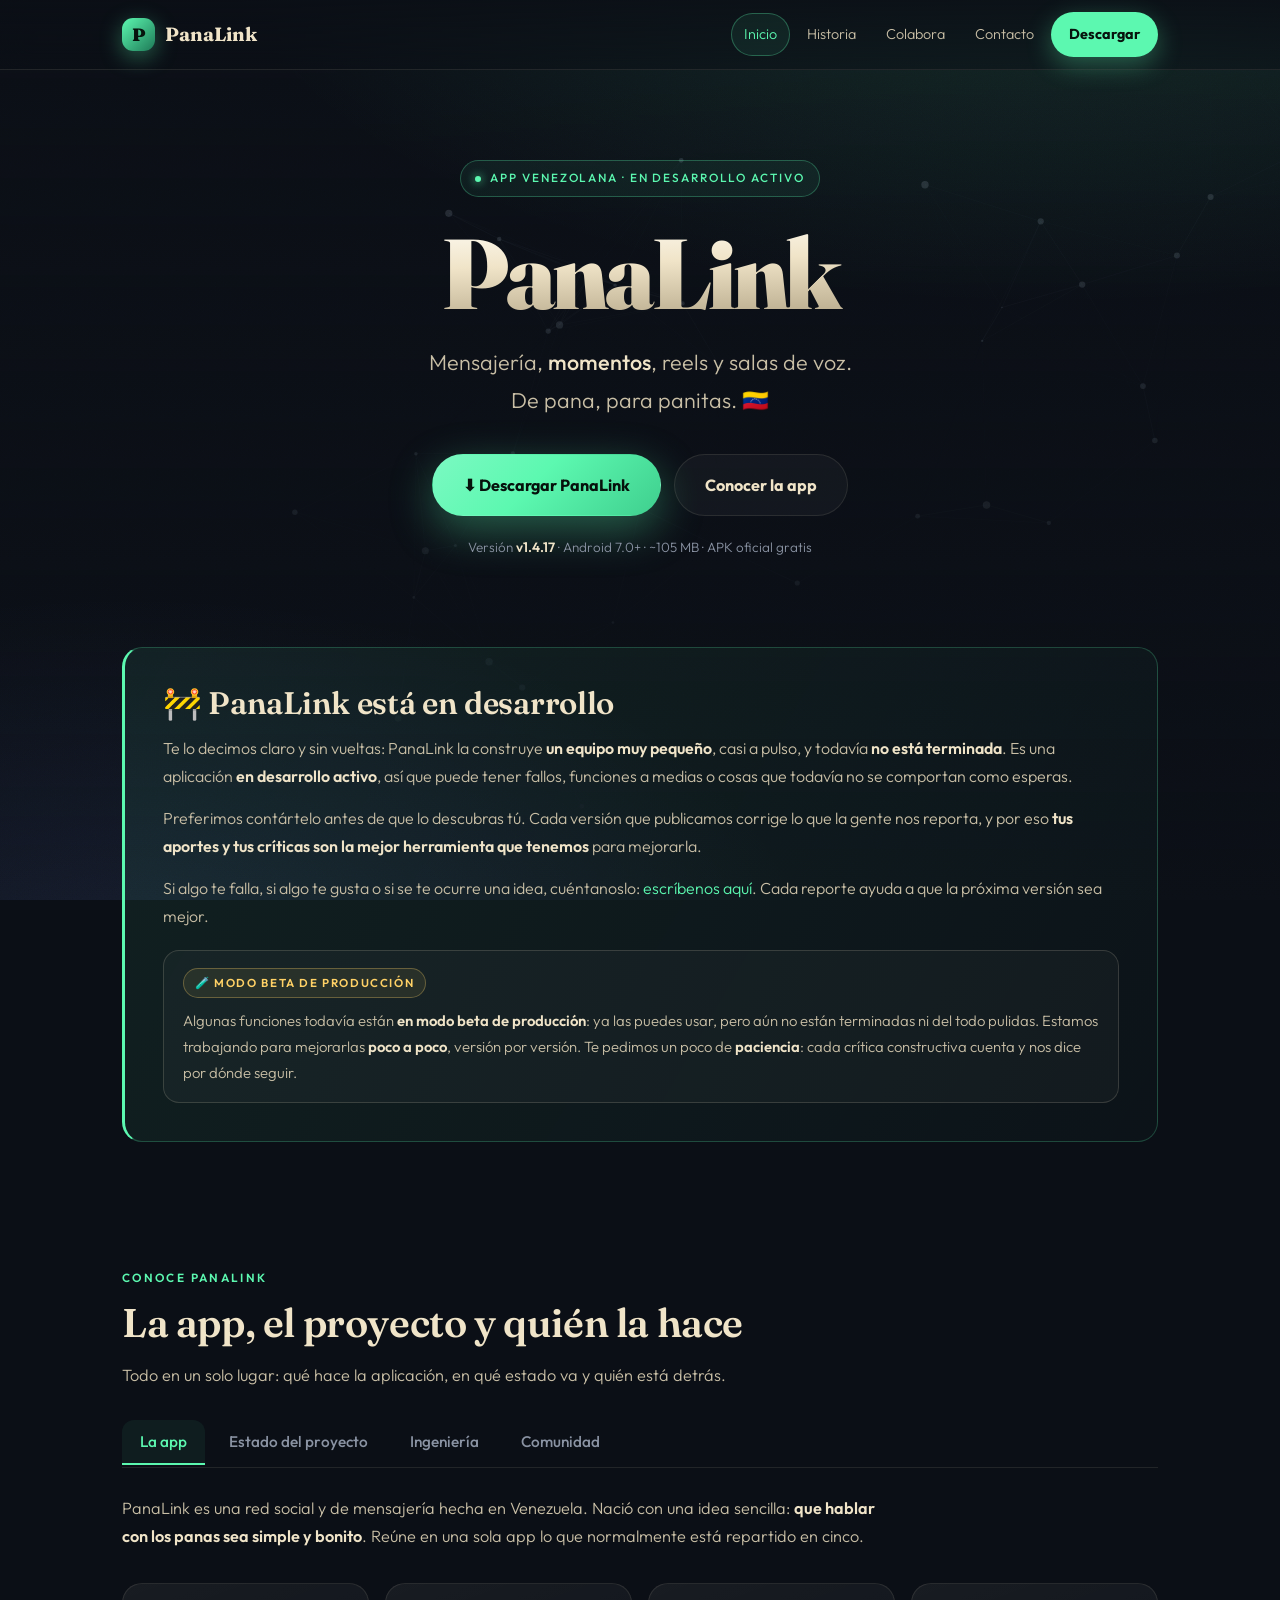
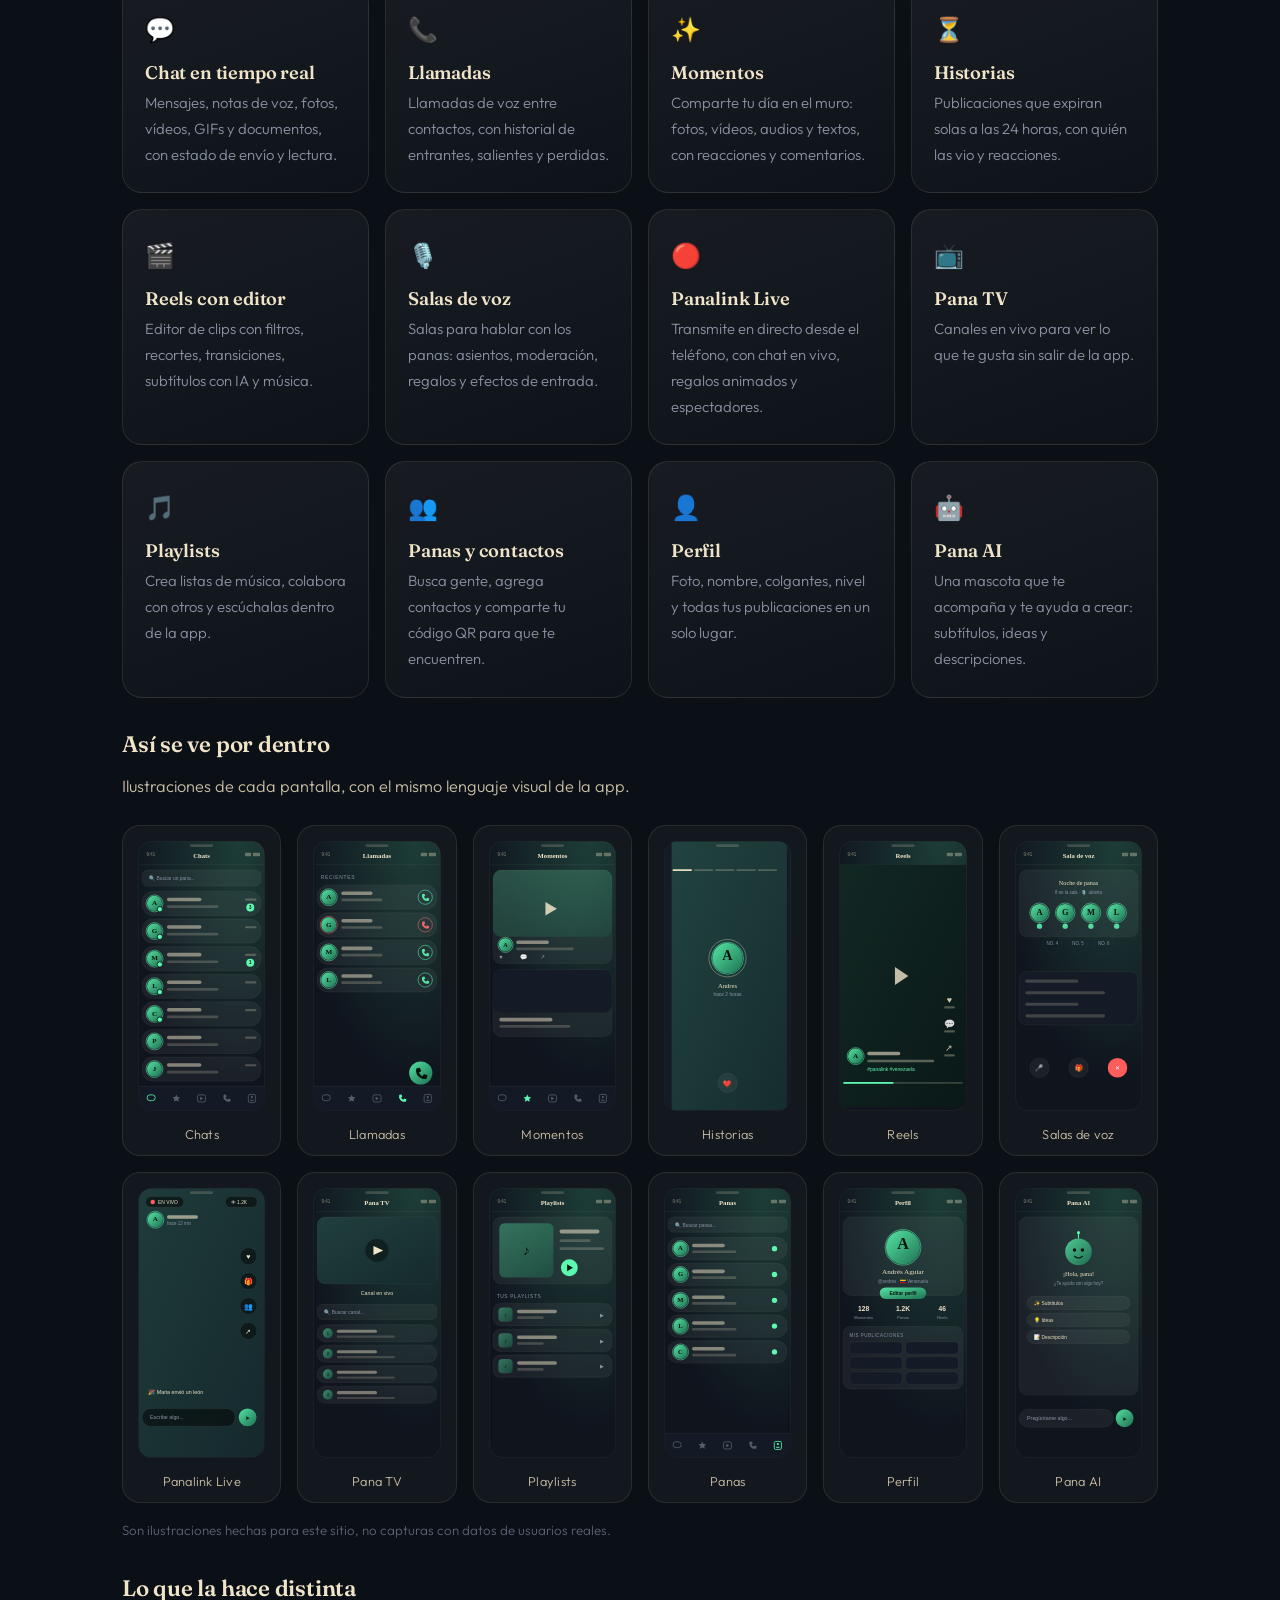
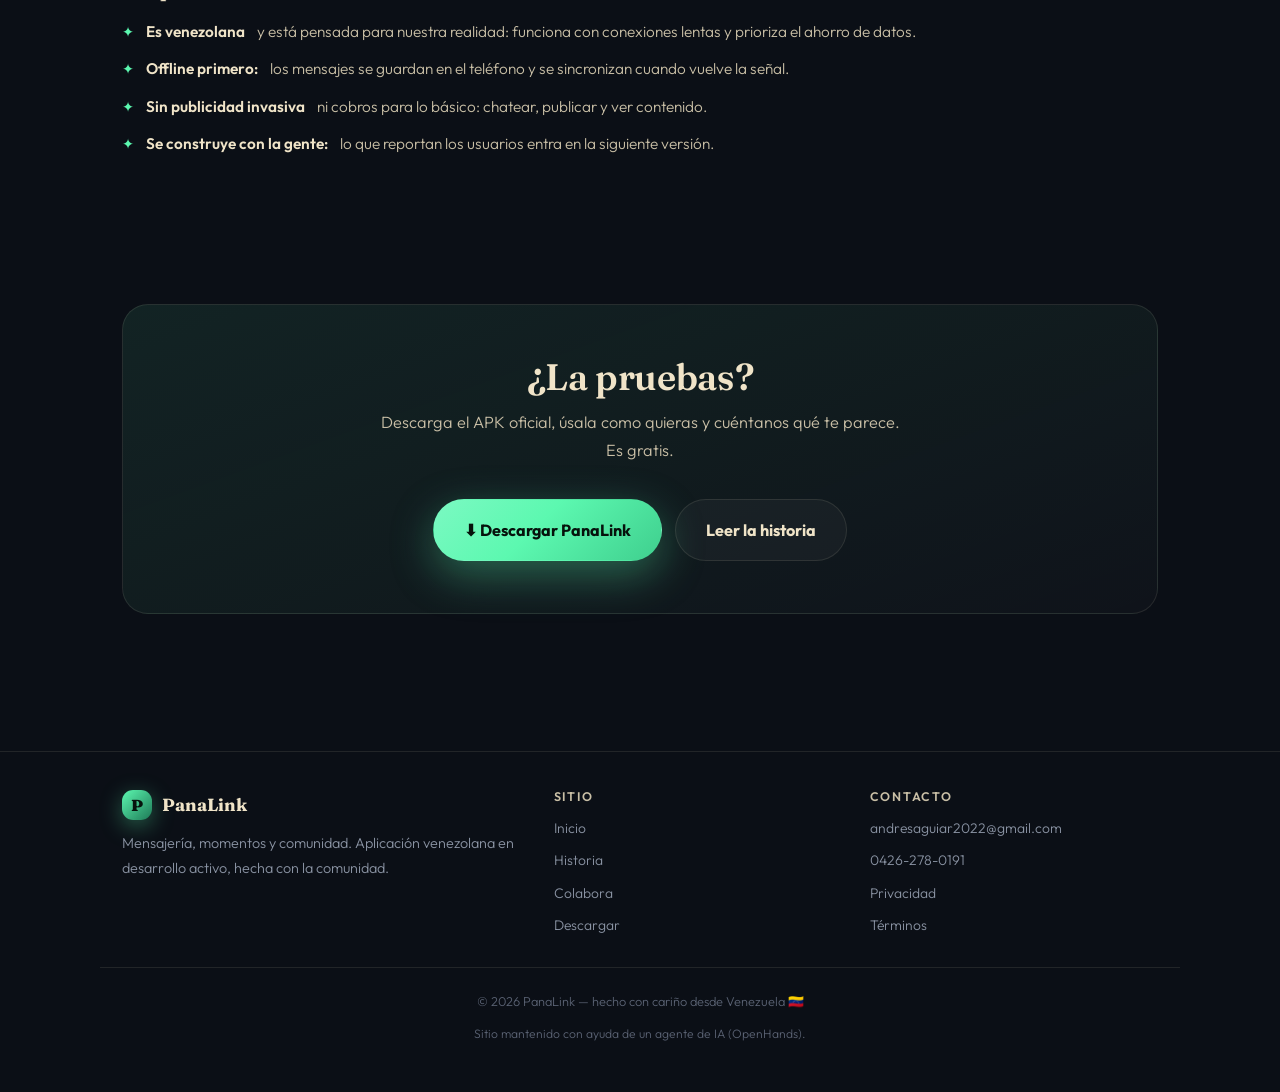
<file: index.html>
<!DOCTYPE html>
<html lang="es">
<head>
<meta charset="UTF-8">
<meta name="viewport" content="width=device-width, initial-scale=1.0">
<title>PanaLink — Mensajería, momentos y comunidad</title>
<meta name="description" content="PanaLink: mensajería, momentos, reels, salas de voz y Live. Aplicación venezolana en desarrollo activo, hecha con la comunidad. Descarga el APK oficial gratis.">
<meta name="theme-color" content="#0B0F16">
<meta property="og:site_name" content="PanaLink">
<meta property="og:title" content="PanaLink — Mensajería, momentos y comunidad">
<meta property="og:description" content="Chat, historias, reels, salas de voz y Live. App venezolana en desarrollo activo. Descarga el APK oficial gratis.">
<meta property="og:type" content="website">
<meta property="og:url" content="https://andresaguiar22.github.io/">
<meta property="og:locale" content="es_ES">
<meta property="og:image" content="https://andresaguiar22.github.io/img/og-panalink.png">
<meta property="og:image:secure_url" content="https://andresaguiar22.github.io/img/og-panalink.png">
<meta property="og:image:type" content="image/png">
<meta property="og:image:width" content="1200">
<meta property="og:image:height" content="630">
<meta property="og:image:alt" content="PanaLink — Mensajería, momentos y comunidad">
<meta name="twitter:card" content="summary_large_image">
<meta name="twitter:title" content="PanaLink — Mensajería, momentos y comunidad">
<meta name="twitter:description" content="Chat, historias, reels, salas de voz y Live. App venezolana en desarrollo activo. Descarga el APK oficial gratis.">
<meta name="twitter:image" content="https://andresaguiar22.github.io/img/og-panalink.png">
<link rel="icon" href="data:image/svg+xml,<svg xmlns='http://www.w3.org/2000/svg' viewBox='0 0 100 100'><rect width='100' height='100' rx='24' fill='%235CF8B0'/><text x='50' y='72' font-size='64' font-family='Georgia,serif' font-weight='700' text-anchor='middle' fill='%230B0F16'>P</text></svg>">
<link rel="preconnect" href="https://fonts.googleapis.com">
<link rel="preconnect" href="https://fonts.gstatic.com" crossorigin>
<link href="https://fonts.googleapis.com/css2?family=Fraunces:opsz,wght@9..144,400;9..144,600;9..144,700;9..144,900&family=Outfit:wght@300;400;500;600;700&display=swap" rel="stylesheet">
<link rel="stylesheet" href="/assets/site.css">
</head>
<body>

<canvas id="sky" aria-hidden="true"></canvas>
<div class="atmos" aria-hidden="true"></div>
<div class="grain" aria-hidden="true"></div>

<nav class="top">
  <div class="in">
    <a class="mark" href="/"><span class="p">P</span>PanaLink</a>
    <span class="sp"></span>
    <span class="lk">
      <a href="/" aria-current="page">Inicio</a>
      <a href="/historia.html">Historia</a>
      <a href="/colabora.html">Colabora</a>
      <a href="/contacto.html">Contacto</a>
      <a class="cta-sm" href="/descargar.html">Descargar</a>
    </span>
  </div>
</nav>

<div class="wrap">

  <header class="hero">
    <span class="eyebrow rv"><span class="dot"></span>App venezolana · en desarrollo activo</span>
    <h1 class="big rv d1">PanaLink</h1>
    <p class="sub rv d2">Mensajería, <b>momentos</b>, reels y salas de voz.<br>De pana, para panitas. 🇻🇪</p>

    <div class="actions rv d3">
      <a class="btn btn-main" href="/descargar.html">⬇ Descargar PanaLink</a>
      <a class="btn btn-ghost" href="#app">Conocer la app</a>
    </div>

    <p class="meta rv d4">
      Versión <strong data-rel="versionName">v1.4.17</strong> · Android 7.0+ · <span data-rel="size">~105 MB</span> · APK oficial gratis
    </p>
  </header>

  <!-- ============ AVISO DE DESARROLLO ============ -->
  <section style="padding-top:10px">
    <div class="dev rv">
      <h2>🚧 PanaLink está en desarrollo</h2>
      <p>Te lo decimos claro y sin vueltas: PanaLink la construye <b>un equipo muy pequeño</b>, casi a pulso, y todavía <b>no está terminada</b>. Es una aplicación <b>en desarrollo activo</b>, así que puede tener fallos, funciones a medias o cosas que todavía no se comportan como esperas.</p>
      <p>Preferimos contártelo antes de que lo descubras tú. Cada versión que publicamos corrige lo que la gente nos reporta, y por eso <b>tus aportes y tus críticas son la mejor herramienta que tenemos</b> para mejorarla.</p>
      <p>Si algo te falla, si algo te gusta o si se te ocurre una idea, cuéntanoslo: <a href="/contacto.html">escríbenos aquí</a>. Cada reporte ayuda a que la próxima versión sea mejor.</p>

      <div class="beta-note">
        <span class="tag">🧪 Modo beta de producción</span>
        <p>Algunas funciones todavía están <b>en modo beta de producción</b>: ya las puedes usar, pero aún no están terminadas ni del todo pulidas. Estamos trabajando para mejorarlas <b>poco a poco</b>, versión por versión. Te pedimos un poco de <b>paciencia</b>: cada crítica constructiva cuenta y nos dice por dónde seguir.</p>
      </div>
    </div>
  </section>

  <!-- ============ PESTANAS ============ -->
  <section id="app">
    <div class="rv">
      <div class="kick">Conoce PanaLink</div>
      <h2 class="sec">La app, el proyecto y quién la hace</h2>
      <p class="lead">Todo en un solo lugar: qué hace la aplicación, en qué estado va y quién está detrás.</p>
    </div>

    <div class="tabs rv d1">
      <div class="tabbar" role="tablist" aria-label="Información de PanaLink">
        <button id="tab-app" role="tab" aria-selected="true" aria-controls="panel-app" tabindex="0">La app</button>
        <button id="tab-estado" role="tab" aria-selected="false" aria-controls="panel-estado" tabindex="-1">Estado del proyecto</button>
        <button id="tab-ingenieria" role="tab" aria-selected="false" aria-controls="panel-ingenieria" tabindex="-1">Ingeniería</button>
        <button id="tab-comunidad" role="tab" aria-selected="false" aria-controls="panel-comunidad" tabindex="-1">Comunidad</button>
      </div>

      <!-- ---- panel: la app ---- -->
      <div class="tabpanel" id="panel-app" role="tabpanel" aria-labelledby="tab-app">
        <p class="lead wide">PanaLink es una red social y de mensajería hecha en Venezuela. Nació con una idea sencilla: <b>que hablar con los panas sea simple y bonito</b>. Reúne en una sola app lo que normalmente está repartido en cinco.</p>

        <div class="grid">
          <div class="card rv d1"><span class="ico">💬</span><h3>Chat en tiempo real</h3><p>Mensajes, notas de voz, fotos, vídeos, GIFs y documentos, con estado de envío y lectura.</p></div>
          <div class="card rv d2"><span class="ico">📞</span><h3>Llamadas</h3><p>Llamadas de voz entre contactos, con historial de entrantes, salientes y perdidas.</p></div>
          <div class="card rv d3"><span class="ico">✨</span><h3>Momentos</h3><p>Comparte tu día en el muro: fotos, vídeos, audios y textos, con reacciones y comentarios.</p></div>
          <div class="card rv d4"><span class="ico">⏳</span><h3>Historias</h3><p>Publicaciones que expiran solas a las 24 horas, con quién las vio y reacciones.</p></div>
          <div class="card rv d1"><span class="ico">🎬</span><h3>Reels con editor</h3><p>Editor de clips con filtros, recortes, transiciones, subtítulos con IA y música.</p></div>
          <div class="card rv d2"><span class="ico">🎙️</span><h3>Salas de voz</h3><p>Salas para hablar con los panas: asientos, moderación, regalos y efectos de entrada.</p></div>
          <div class="card rv d3"><span class="ico">🔴</span><h3>Panalink Live</h3><p>Transmite en directo desde el teléfono, con chat en vivo, regalos animados y espectadores.</p></div>
          <div class="card rv d4"><span class="ico">📺</span><h3>Pana TV</h3><p>Canales en vivo para ver lo que te gusta sin salir de la app.</p></div>
          <div class="card rv d1"><span class="ico">🎵</span><h3>Playlists</h3><p>Crea listas de música, colabora con otros y escúchalas dentro de la app.</p></div>
          <div class="card rv d2"><span class="ico">👥</span><h3>Panas y contactos</h3><p>Busca gente, agrega contactos y comparte tu código QR para que te encuentren.</p></div>
          <div class="card rv d3"><span class="ico">👤</span><h3>Perfil</h3><p>Foto, nombre, colgantes, nivel y todas tus publicaciones en un solo lugar.</p></div>
          <div class="card rv d4"><span class="ico">🤖</span><h3>Pana AI</h3><p>Una mascota que te acompaña y te ayuda a crear: subtítulos, ideas y descripciones.</p></div>
        </div>

        <h3 class="sub-sec rv d1">Así se ve por dentro</h3>
        <p class="lead rv d1">Ilustraciones de cada pantalla, con el mismo lenguaje visual de la app.</p>
        <div class="shots rv d2">
          <figure><img src="/assets/screens/chat.svg" alt="Pantalla de chats de PanaLink" loading="lazy"><figcaption>Chats</figcaption></figure>
          <figure><img src="/assets/screens/llamadas.svg" alt="Pantalla de llamadas" loading="lazy"><figcaption>Llamadas</figcaption></figure>
          <figure><img src="/assets/screens/momentos.svg" alt="Muro de Momentos" loading="lazy"><figcaption>Momentos</figcaption></figure>
          <figure><img src="/assets/screens/historias.svg" alt="Visor de Historias" loading="lazy"><figcaption>Historias</figcaption></figure>
          <figure><img src="/assets/screens/reels.svg" alt="Reproductor de Reels" loading="lazy"><figcaption>Reels</figcaption></figure>
          <figure><img src="/assets/screens/salas-voz.svg" alt="Sala de voz" loading="lazy"><figcaption>Salas de voz</figcaption></figure>
          <figure><img src="/assets/screens/live.svg" alt="Transmisión en vivo" loading="lazy"><figcaption>Panalink Live</figcaption></figure>
          <figure><img src="/assets/screens/panatv.svg" alt="Pana TV" loading="lazy"><figcaption>Pana TV</figcaption></figure>
          <figure><img src="/assets/screens/playlists.svg" alt="Playlists de música" loading="lazy"><figcaption>Playlists</figcaption></figure>
          <figure><img src="/assets/screens/contactos.svg" alt="Lista de contactos" loading="lazy"><figcaption>Panas</figcaption></figure>
          <figure><img src="/assets/screens/perfil.svg" alt="Perfil de usuario" loading="lazy"><figcaption>Perfil</figcaption></figure>
          <figure><img src="/assets/screens/pana-ai.svg" alt="Asistente Pana AI" loading="lazy"><figcaption>Pana AI</figcaption></figure>
        </div>
        <p class="shots-note rv d3">Son ilustraciones hechas para este sitio, no capturas con datos de usuarios reales.</p>

        <h3 class="sub-sec">Lo que la hace distinta</h3>
        <ul class="ticks">
          <li><b>Es venezolana</b> y está pensada para nuestra realidad: funciona con conexiones lentas y prioriza el ahorro de datos.</li>
          <li><b>Offline primero:</b> los mensajes se guardan en el teléfono y se sincronizan cuando vuelve la señal.</li>
          <li><b>Sin publicidad invasiva</b> ni cobros para lo básico: chatear, publicar y ver contenido.</li>
          <li><b>Se construye con la gente:</b> lo que reportan los usuarios entra en la siguiente versión.</li>
        </ul>
      </div>

      <!-- ---- panel: estado ---- -->
      <div class="tabpanel" id="panel-estado" role="tabpanel" aria-labelledby="tab-estado" hidden>
        <p class="lead wide">Transparencia total: esto es lo que ya está listo, lo que estamos puliendo y lo que viene. Somos un equipo pequeño, así que vamos <b>poco a poco</b>.</p>

        <div class="beta-note">
          <span class="tag">🧪 Modo beta de producción</span>
          <p>Las funciones marcadas con <b>🔧 En mejora</b> y <b>🧪 Experimental</b> están en <b>modo beta de producción</b>: ya se pueden usar, pero todavía no están terminadas ni del todo pulidas. Estamos trabajando en ellas y mejorando poco a poco con cada versión. <b>Gracias por la paciencia</b>: cada crítica constructiva cuenta.</p>
        </div>

        <div class="tbl-wrap">
          <table>
            <thead>
              <tr><th>Área</th><th>Estado</th><th>Detalle</th></tr>
            </thead>
            <tbody>
              <tr><td><strong>Chat</strong></td><td>✅ Funcionando</td><td>Mensajes, multimedia, estados de entrega y lectura, notificaciones.</td></tr>
              <tr><td><strong>Momentos</strong></td><td>✅ Funcionando</td><td>Muro e historias de 24 h, reacciones y comentarios.</td></tr>
              <tr><td><strong>Reels</strong></td><td>🔧 En mejora</td><td>Reproducción y editor listos; seguimos afinando el algoritmo de recomendación.</td></tr>
              <tr><td><strong>Salas de voz y Live</strong></td><td>🔧 En mejora</td><td>Funcionan; se siguen ajustando cámara y estabilidad.</td></tr>
              <tr><td><strong>Pana TV</strong></td><td>🔧 En mejora</td><td>Catálogo de canales activo; mejorando tiempos de carga.</td></tr>
              <tr><td><strong>Pana AI</strong></td><td>🧪 Experimental</td><td>Subtítulos, ideas y descripciones. Depende de cuota gratuita de IA.</td></tr>
              <tr><td><strong>Llamadas de voz</strong></td><td>🔧 En mejora</td><td>Base funcional; calidad en ajuste.</td></tr>
            </tbody>
          </table>
        </div>

        <h3 class="sub-sec">Cómo se actualiza</h3>
        <p class="lead wide">PanaLink incluye <b>actualización automática (OTA)</b>: cuando hay una versión nueva, la propia app te avisa y la instalas sin volver a esta web. Si la actualización corrige un fallo crítico, puede pedirte que la instales de inmediato.</p>

        <h3 class="sub-sec">Compromiso</h3>
        <ul class="ticks">
          <li>Publicamos <b>qué cambió</b> en cada versión, sin letra pequeña.</li>
          <li>Ninguna versión se publica sin probarse antes en teléfonos reales.</li>
          <li>Si algo se rompe, se corrige y se avisa. No se esconde.</li>
        </ul>
      </div>

      <!-- ---- panel: ingenieria ---- -->
      <div class="tabpanel" id="panel-ingenieria" role="tabpanel" aria-labelledby="tab-ingenieria" hidden>
        <p class="lead wide">PanaLink es una app Android nativa. Nada de plantillas: cada pieza se eligió por lo que hacía falta, pensando en teléfonos de gama media y redes inestables.</p>

        <div class="grid">
          <div class="card rv d1"><span class="ico">⚙️</span><h3>Android nativo</h3><p>Kotlin y Jetpack Compose. Interfaz fluida y consumo de batería y datos contenido.</p></div>
          <div class="card rv d2"><span class="ico">🗄️</span><h3>Offline primero</h3><p>Base de datos local (Room) + sincronización: la app sirve aunque no haya señal.</p></div>
          <div class="card rv d3"><span class="ico">☁️</span><h3>Backend en tiempo real</h3><p>Supabase para datos, autenticación y eventos en vivo entre usuarios.</p></div>
          <div class="card rv d4"><span class="ico">🎥</span><h3>Vídeo y CDN propio</h3><p>Motor de reproducción propio con caché en disco y un CDN para servir el contenido rápido.</p></div>
          <div class="card rv d1"><span class="ico">🔔</span><h3>Notificaciones ricas</h3><p>Push con avatar, respuesta rápida y agrupación por conversación.</p></div>
          <div class="card rv d2"><span class="ico">🧠</span><h3>IA integrada</h3><p>Servicios de IA para subtítulos, ideas y asistencia dentro de los editores.</p></div>
        </div>

        <h3 class="sub-sec">Cómo trabajamos</h3>
        <ul class="ticks">
          <li><b>Sin regresiones:</b> cada cambio se revisa contra una lista funcional antes de publicarse.</li>
          <li><b>Diagnóstico antes que suposición:</b> los fallos se miden contra el servidor real, no se adivinan.</li>
          <li><b>Cambios pequeños y frecuentes:</b> versiones numeradas, con historial público.</li>
          <li><b>Documentado:</b> las decisiones y sus motivos quedan escritos para no repetir errores.</li>
        </ul>

        <h3 class="sub-sec">Ficha técnica</h3>
        <div class="tbl-wrap">
          <table>
            <thead><tr><th>Dato</th><th>Valor</th></tr></thead>
            <tbody>
              <tr><td>Plataforma</td><td><strong>Android 7.0 (Nougat) o superior</strong></td></tr>
              <tr><td>Arquitecturas</td><td>arm64-v8a · armeabi-v7a</td></tr>
              <tr><td>Lenguaje</td><td>Kotlin (Jetpack Compose)</td></tr>
              <tr><td>Distribución</td><td>APK directo con actualización automática (OTA)</td></tr>
              <tr><td>Tamaño aproximado</td><td><span data-rel="size">~105 MB</span></td></tr>
            </tbody>
          </table>
        </div>
      </div>

      <!-- ---- panel: comunidad ---- -->
      <div class="tabpanel" id="panel-comunidad" role="tabpanel" aria-labelledby="tab-comunidad" hidden>
        <p class="lead wide">PanaLink no la hace una sola persona. Se hace entre todos: quien la usa y reporta un fallo está aportando tanto como quien escribe código.</p>

        <div class="grid">
          <div class="card rv d1"><span class="ico">🐞</span><h3>Reporta un fallo</h3><p>Cuéntanos qué pasó, en qué teléfono y qué esperabas. Con eso ya podemos arreglarlo.</p></div>
          <div class="card rv d2"><span class="ico">💡</span><h3>Propón una idea</h3><p>¿Se te ocurre una función o una mejora? Escríbenos: las buenas ideas entran al plan.</p></div>
          <div class="card rv d3"><span class="ico">🗣️</span><h3>Da tu crítica</h3><p>La crítica honesta es la que sirve. Dinos qué no te gusta y por qué.</p></div>
          <div class="card rv d4"><span class="ico">🤝</span><h3>Colabora</h3><p>Si programas, diseñas o traduces y quieres sumar, hay sitio para ti.</p></div>
        </div>

        <div class="actions start rv d2" style="margin-top:30px">
          <a class="btn btn-main" href="/contacto.html">Enviar un aporte</a>
          <a class="btn btn-ghost" href="/colabora.html">Quiero colaborar</a>
        </div>

        <p class="thanks rv d3">Gracias por descargar PanaLink y por apoyar el proyecto 🇻🇪
          <small>Sin la comunidad esto no seguiría creciendo.</small>
        </p>
      </div>
    </div>
  </section>

  <!-- ============ CTA FINAL ============ -->
  <section>
    <div class="cta-band rv">
      <h2>¿La pruebas?</h2>
      <p class="lead" style="margin:10px auto 0;max-width:520px">Descarga el APK oficial, úsala como quieras y cuéntanos qué te parece. Es gratis.</p>
      <div class="actions">
        <a class="btn btn-main" href="/descargar.html">⬇ Descargar PanaLink</a>
        <a class="btn btn-ghost" href="/historia.html">Leer la historia</a>
      </div>
    </div>
  </section>

</div>

<footer>
  <div class="cols">
    <div>
      <div class="brandline"><span class="mark" style="font-size:1.1rem"><span class="p" style="width:30px;height:30px;font-size:1rem">P</span>PanaLink</span></div>
      <p style="color:var(--muted);font-size:.9rem;margin:0">Mensajería, momentos y comunidad. Aplicación venezolana en desarrollo activo, hecha con la comunidad.</p>
    </div>
    <div>
      <h4>Sitio</h4>
      <div class="lk">
        <a href="/">Inicio</a>
        <a href="/historia.html">Historia</a>
        <a href="/colabora.html">Colabora</a>
        <a href="/descargar.html">Descargar</a>
      </div>
    </div>
    <div>
      <h4>Contacto</h4>
      <div class="lk">
        <a href="mailto:andresaguiar2022@gmail.com">andresaguiar2022@gmail.com</a>
        <a href="tel:+584262780191">0426-278-0191</a>
        <a href="/privacidad.html">Privacidad</a>
        <a href="/terminos.html">Términos</a>
      </div>
    </div>
  </div>
  <div class="bottom">
    © <span id="yr">2026</span> PanaLink — hecho con cariño desde Venezuela 🇻🇪
    <div class="ai">Sitio mantenido con ayuda de un agente de IA (OpenHands).</div>
  </div>
</footer>

<script src="/assets/release.js"></script>
<script src="/assets/site.js"></script>
<script>document.getElementById("yr").textContent = new Date().getFullYear();</script>
</body>
</html>
</file>
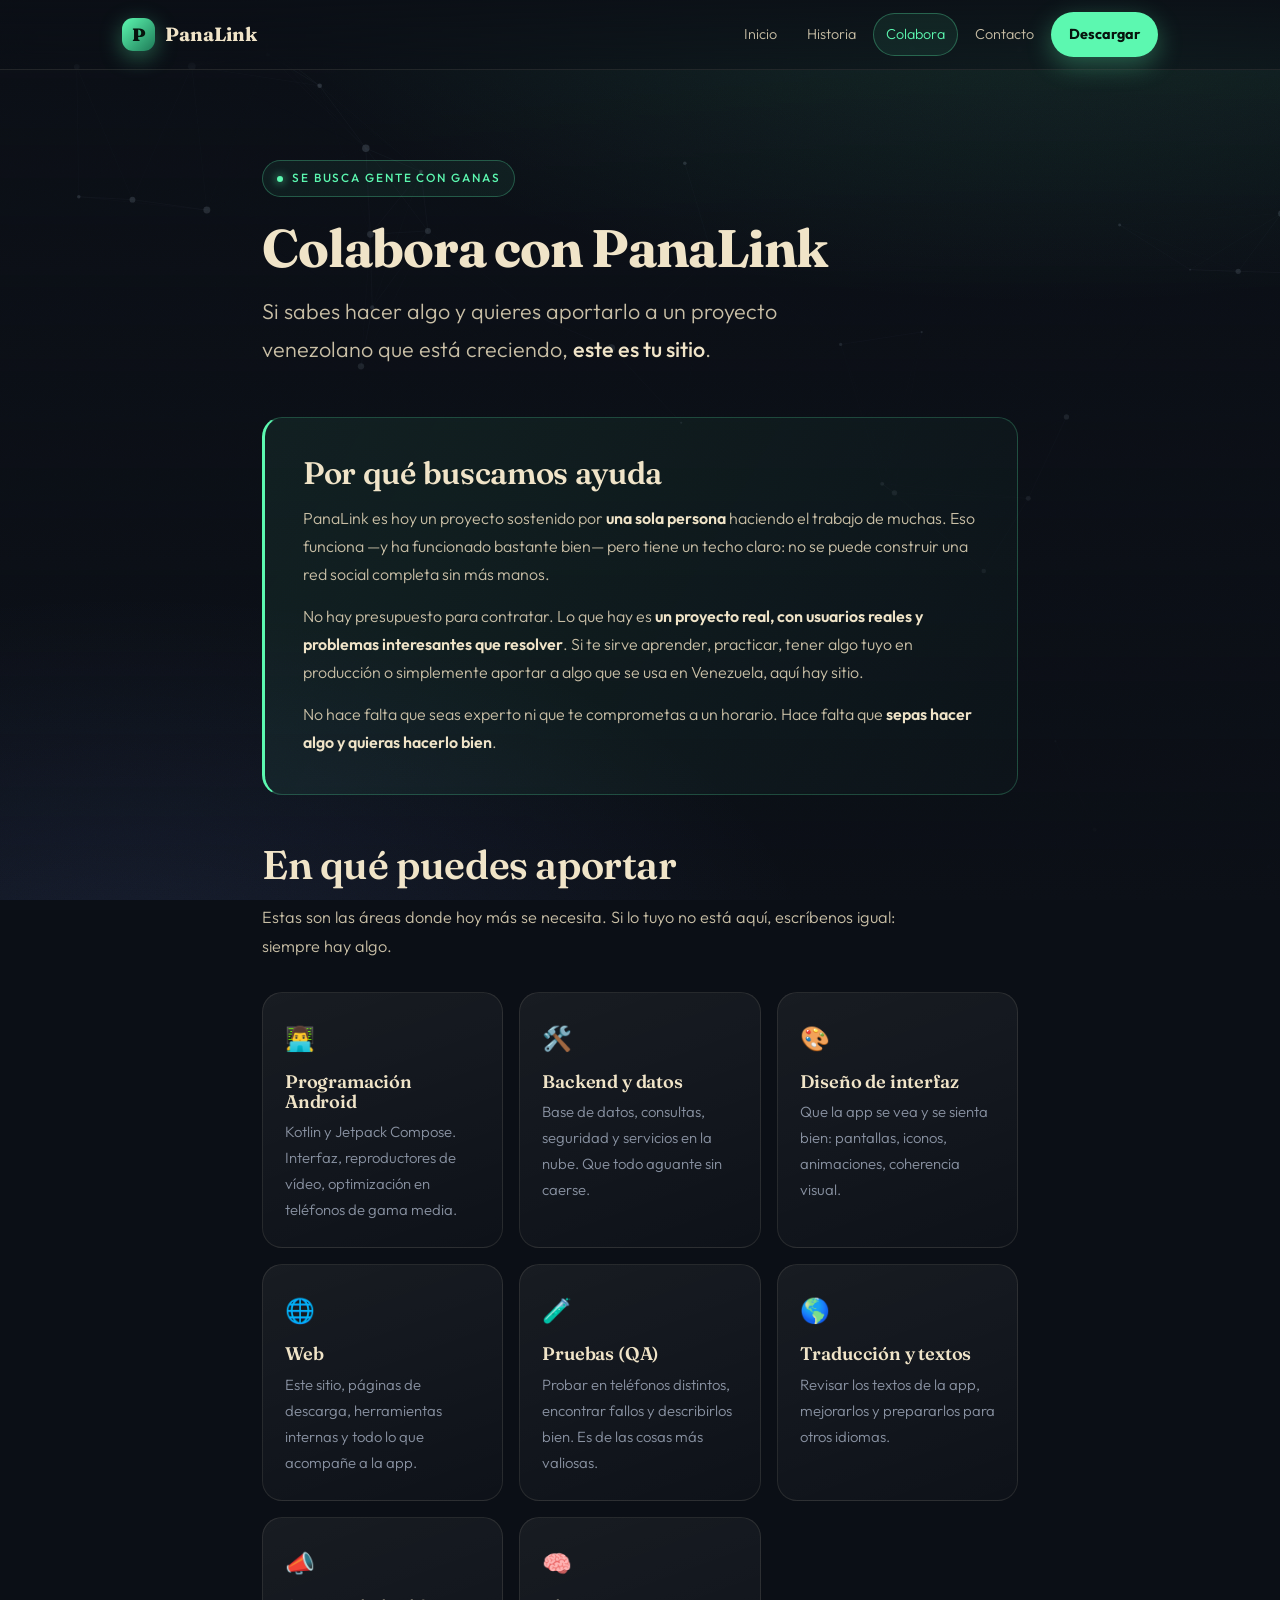
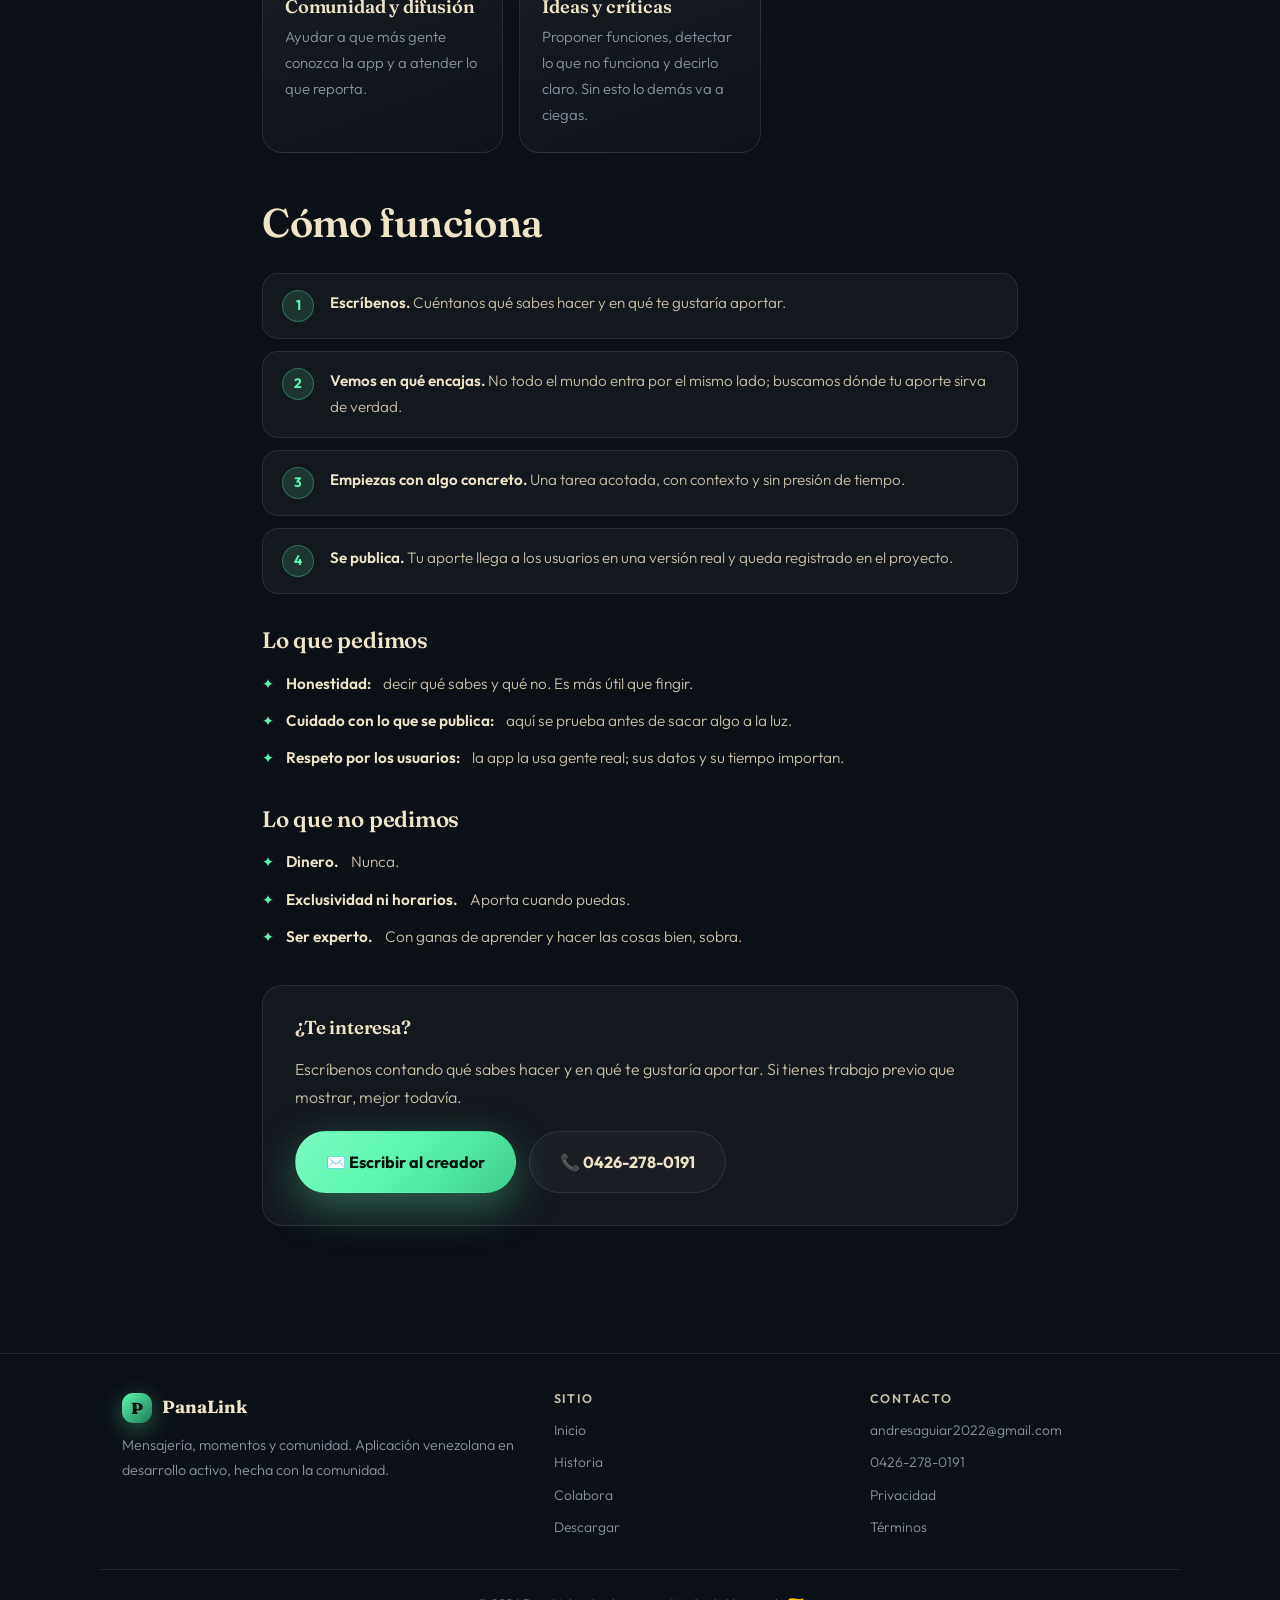
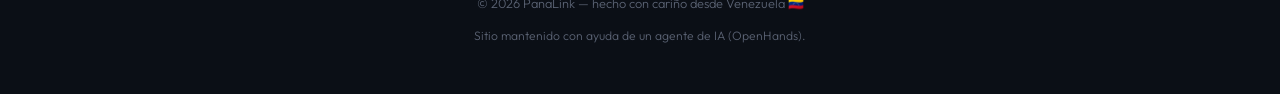
<file: colabora.html>
<!DOCTYPE html>
<html lang="es">
<head>
<meta charset="UTF-8">
<meta name="viewport" content="width=device-width, initial-scale=1.0">
<title>Colabora con PanaLink — PanaLink</title>
<meta name="description" content="PanaLink busca colaboradores: programadores, diseñadores, traductores, testers y gente con ideas. Aporta tu conocimiento al proyecto.">
<meta name="theme-color" content="#0B0F16">
<link rel="icon" href="data:image/svg+xml,<svg xmlns='http://www.w3.org/2000/svg' viewBox='0 0 100 100'><rect width='100' height='100' rx='24' fill='%235CF8B0'/><text x='50' y='72' font-size='64' font-family='Georgia,serif' font-weight='700' text-anchor='middle' fill='%230B0F16'>P</text></svg>">
<link rel="preconnect" href="https://fonts.googleapis.com">
<link rel="preconnect" href="https://fonts.gstatic.com" crossorigin>
<link href="https://fonts.googleapis.com/css2?family=Fraunces:opsz,wght@9..144,400;9..144,600;9..144,700;9..144,900&family=Outfit:wght@300;400;500;600;700&display=swap" rel="stylesheet">
<link rel="stylesheet" href="/assets/site.css">
</head>
<body>

<canvas id="sky" aria-hidden="true"></canvas>
<div class="atmos" aria-hidden="true"></div>
<div class="grain" aria-hidden="true"></div>

<nav class="top">
  <div class="in">
    <a class="mark" href="/"><span class="p">P</span>PanaLink</a>
    <span class="sp"></span>
    <span class="lk">
      <a href="/">Inicio</a>
      <a href="/historia.html">Historia</a>
      <a href="/colabora.html" aria-current="page">Colabora</a>
      <a href="/contacto.html">Contacto</a>
      <a class="cta-sm" href="/descargar.html">Descargar</a>
    </span>
  </div>
</nav>

<div class="wrap narrow">

  <header class="hero left">
    <span class="eyebrow rv"><span class="dot"></span>Se busca gente con ganas</span>
    <h1 class="page rv d1">Colabora con PanaLink</h1>
    <p class="sub rv d2">Si sabes hacer algo y quieres aportarlo a un proyecto venezolano que está creciendo, <b>este es tu sitio</b>.</p>
  </header>

  <section style="padding-top:14px">
    <div class="dev rv">
      <h2>Por qué buscamos ayuda</h2>
      <p>PanaLink es hoy un proyecto sostenido por <b>una sola persona</b> haciendo el trabajo de muchas. Eso funciona —y ha funcionado bastante bien— pero tiene un techo claro: no se puede construir una red social completa sin más manos.</p>
      <p>No hay presupuesto para contratar. Lo que hay es <b>un proyecto real, con usuarios reales y problemas interesantes que resolver</b>. Si te sirve aprender, practicar, tener algo tuyo en producción o simplemente aportar a algo que se usa en Venezuela, aquí hay sitio.</p>
      <p style="margin-bottom:0">No hace falta que seas experto ni que te comprometas a un horario. Hace falta que <b>sepas hacer algo y quieras hacerlo bien</b>.</p>
    </div>

    <h2 class="sec rv d1" style="margin-top:48px">En qué puedes aportar</h2>
    <p class="lead rv d1">Estas son las áreas donde hoy más se necesita. Si lo tuyo no está aquí, escríbenos igual: siempre hay algo.</p>

    <div class="grid">
      <div class="card rv d1"><span class="ico">👨‍💻</span><h3>Programación Android</h3><p>Kotlin y Jetpack Compose. Interfaz, reproductores de vídeo, optimización en teléfonos de gama media.</p></div>
      <div class="card rv d2"><span class="ico">🛠️</span><h3>Backend y datos</h3><p>Base de datos, consultas, seguridad y servicios en la nube. Que todo aguante sin caerse.</p></div>
      <div class="card rv d3"><span class="ico">🎨</span><h3>Diseño de interfaz</h3><p>Que la app se vea y se sienta bien: pantallas, iconos, animaciones, coherencia visual.</p></div>
      <div class="card rv d4"><span class="ico">🌐</span><h3>Web</h3><p>Este sitio, páginas de descarga, herramientas internas y todo lo que acompañe a la app.</p></div>
      <div class="card rv d1"><span class="ico">🧪</span><h3>Pruebas (QA)</h3><p>Probar en teléfonos distintos, encontrar fallos y describirlos bien. Es de las cosas más valiosas.</p></div>
      <div class="card rv d2"><span class="ico">🌎</span><h3>Traducción y textos</h3><p>Revisar los textos de la app, mejorarlos y prepararlos para otros idiomas.</p></div>
      <div class="card rv d3"><span class="ico">📣</span><h3>Comunidad y difusión</h3><p>Ayudar a que más gente conozca la app y a atender lo que reporta.</p></div>
      <div class="card rv d4"><span class="ico">🧠</span><h3>Ideas y críticas</h3><p>Proponer funciones, detectar lo que no funciona y decirlo claro. Sin esto lo demás va a ciegas.</p></div>
    </div>

    <h2 class="sec rv d1" style="margin-top:48px">Cómo funciona</h2>
    <ol class="steps">
      <li class="rv d1"><span><b>Escríbenos.</b> Cuéntanos qué sabes hacer y en qué te gustaría aportar.</span></li>
      <li class="rv d1"><span><b>Vemos en qué encajas.</b> No todo el mundo entra por el mismo lado; buscamos dónde tu aporte sirva de verdad.</span></li>
      <li class="rv d2"><span><b>Empiezas con algo concreto.</b> Una tarea acotada, con contexto y sin presión de tiempo.</span></li>
      <li class="rv d3"><span><b>Se publica.</b> Tu aporte llega a los usuarios en una versión real y queda registrado en el proyecto.</span></li>
    </ol>

    <h3 class="sub-sec rv d1">Lo que pedimos</h3>
    <ul class="ticks">
      <li><b>Honestidad:</b> decir qué sabes y qué no. Es más útil que fingir.</li>
      <li><b>Cuidado con lo que se publica:</b> aquí se prueba antes de sacar algo a la luz.</li>
      <li><b>Respeto por los usuarios:</b> la app la usa gente real; sus datos y su tiempo importan.</li>
    </ul>

    <h3 class="sub-sec rv d1">Lo que no pedimos</h3>
    <ul class="ticks">
      <li><b>Dinero.</b> Nunca.</li>
      <li><b>Exclusividad ni horarios.</b> Aporta cuando puedas.</li>
      <li><b>Ser experto.</b> Con ganas de aprender y hacer las cosas bien, sobra.</li>
    </ul>

    <div class="panel rv d2" style="margin-top:34px">
      <h3>¿Te interesa?</h3>
      <p>Escríbenos contando qué sabes hacer y en qué te gustaría aportar. Si tienes trabajo previo que mostrar, mejor todavía.</p>
      <div class="actions start" style="margin-top:20px">
        <a class="btn btn-main" href="mailto:andresaguiar2022@gmail.com?subject=Quiero%20colaborar%20con%20PanaLink">✉️ Escribir al creador</a>
        <a class="btn btn-ghost" href="tel:+584262780191">📞 0426-278-0191</a>
      </div>
    </div>
  </section>

</div>

<footer>
  <div class="cols">
    <div>
      <div class="brandline"><span class="mark" style="font-size:1.1rem"><span class="p" style="width:30px;height:30px;font-size:1rem">P</span>PanaLink</span></div>
      <p style="color:var(--muted);font-size:.9rem;margin:0">Mensajería, momentos y comunidad. Aplicación venezolana en desarrollo activo, hecha con la comunidad.</p>
    </div>
    <div>
      <h4>Sitio</h4>
      <div class="lk">
        <a href="/">Inicio</a>
        <a href="/historia.html">Historia</a>
        <a href="/colabora.html">Colabora</a>
        <a href="/descargar.html">Descargar</a>
      </div>
    </div>
    <div>
      <h4>Contacto</h4>
      <div class="lk">
        <a href="mailto:andresaguiar2022@gmail.com">andresaguiar2022@gmail.com</a>
        <a href="tel:+584262780191">0426-278-0191</a>
        <a href="/privacidad.html">Privacidad</a>
        <a href="/terminos.html">Términos</a>
      </div>
    </div>
  </div>
  <div class="bottom">
    © <span id="yr">2026</span> PanaLink — hecho con cariño desde Venezuela 🇻🇪
    <div class="ai">Sitio mantenido con ayuda de un agente de IA (OpenHands).</div>
  </div>
</footer>

<script src="/assets/site.js"></script>
<script>document.getElementById("yr").textContent = new Date().getFullYear();</script>
</body>
</html>
</file>
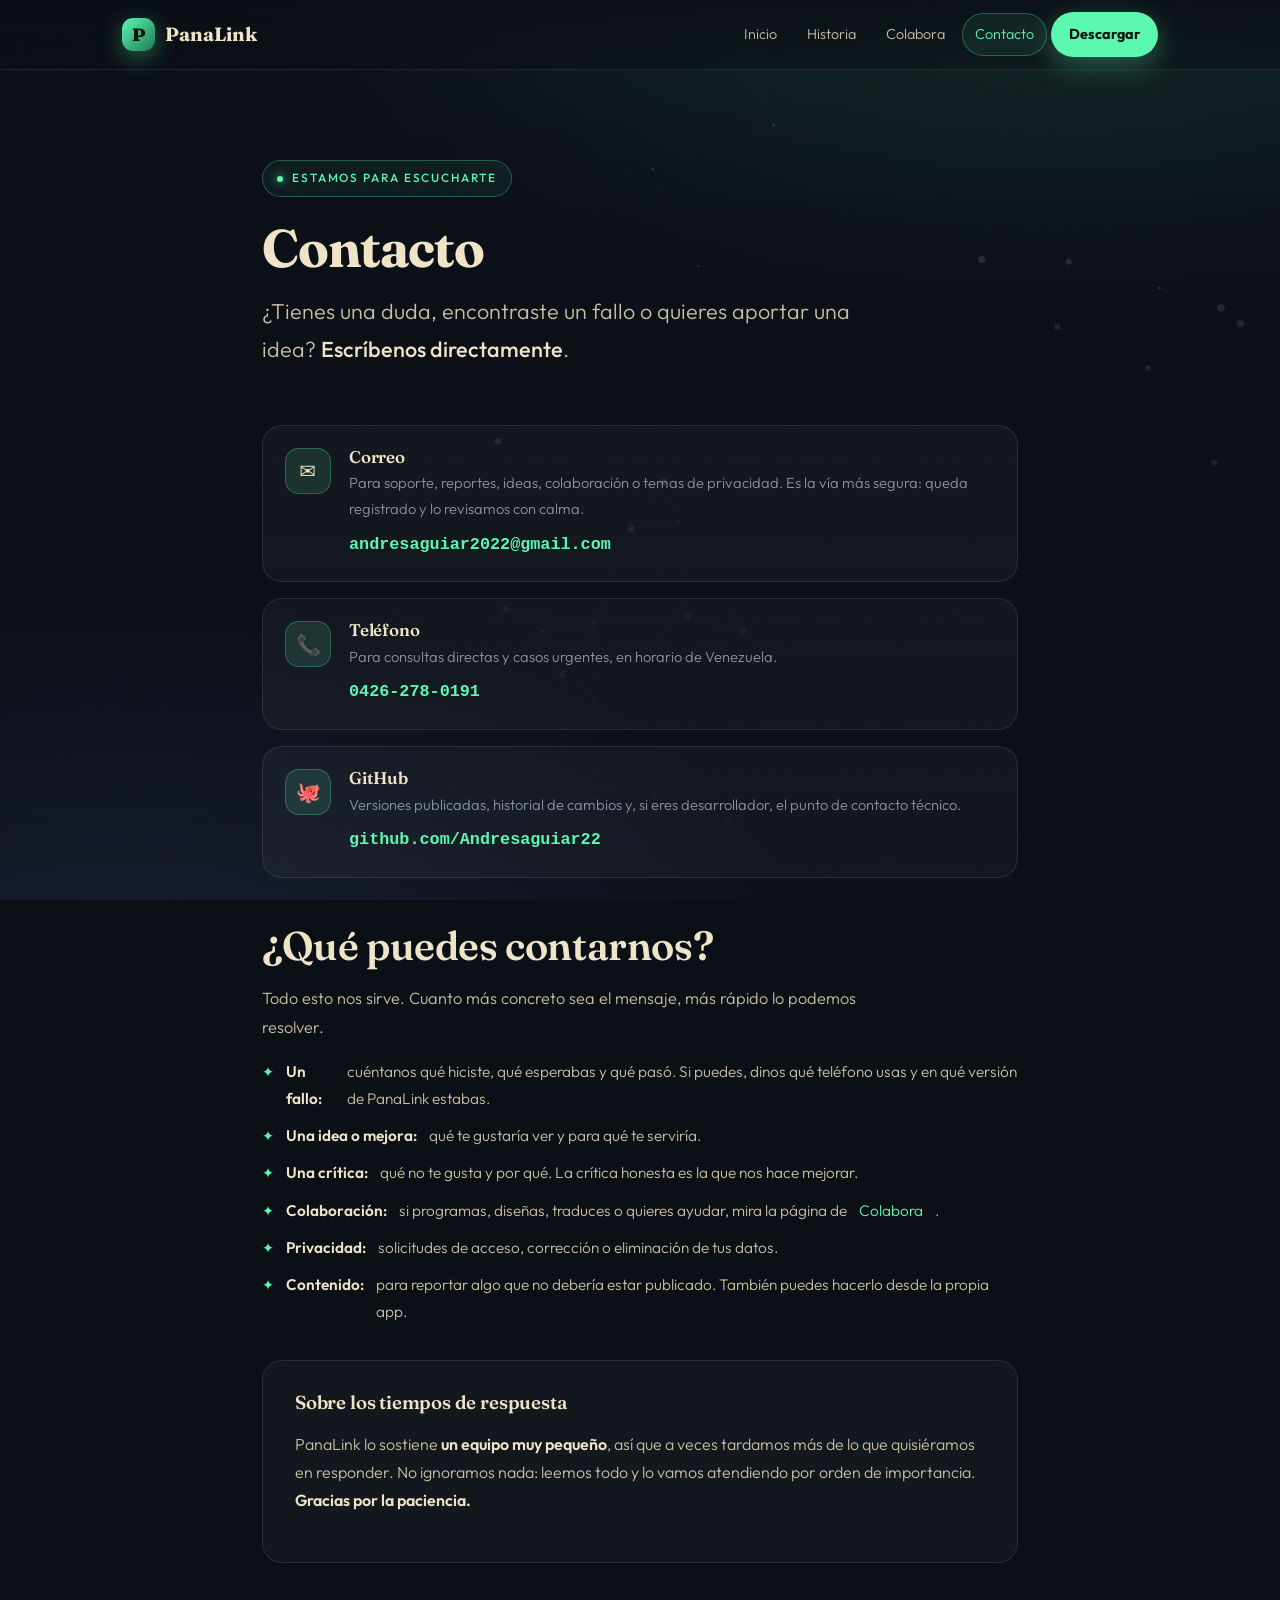
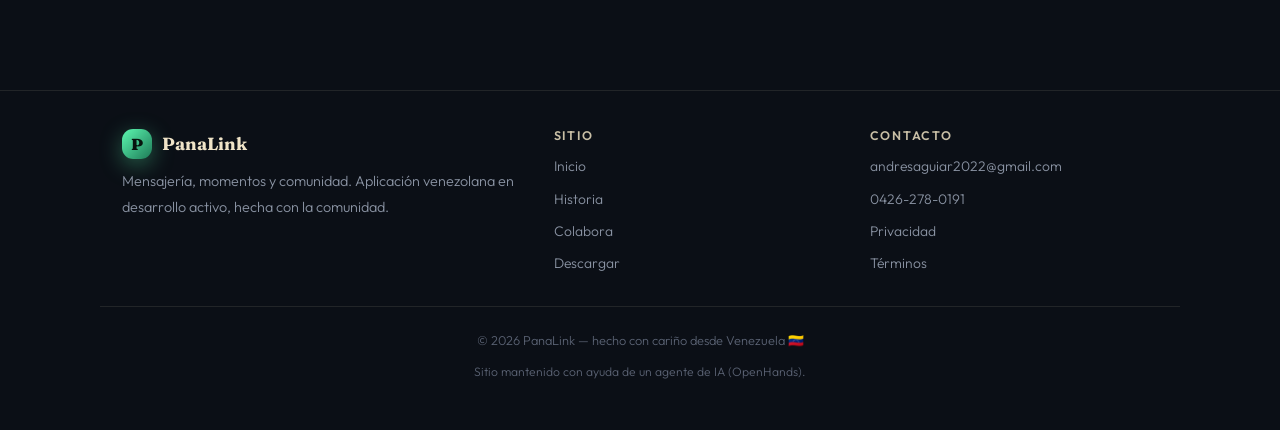
<file: contacto.html>
<!DOCTYPE html>
<html lang="es">
<head>
<meta charset="UTF-8">
<meta name="viewport" content="width=device-width, initial-scale=1.0">
<title>Contacto — PanaLink</title>
<meta name="description" content="Contacta con el equipo de PanaLink: soporte, reportes de fallos, ideas, colaboración y solicitudes de privacidad.">
<meta name="theme-color" content="#0B0F16">
<link rel="icon" href="data:image/svg+xml,<svg xmlns='http://www.w3.org/2000/svg' viewBox='0 0 100 100'><rect width='100' height='100' rx='24' fill='%235CF8B0'/><text x='50' y='72' font-size='64' font-family='Georgia,serif' font-weight='700' text-anchor='middle' fill='%230B0F16'>P</text></svg>">
<link rel="preconnect" href="https://fonts.googleapis.com">
<link rel="preconnect" href="https://fonts.gstatic.com" crossorigin>
<link href="https://fonts.googleapis.com/css2?family=Fraunces:opsz,wght@9..144,400;9..144,600;9..144,700;9..144,900&family=Outfit:wght@300;400;500;600;700&display=swap" rel="stylesheet">
<link rel="stylesheet" href="/assets/site.css">
</head>
<body>

<canvas id="sky" aria-hidden="true"></canvas>
<div class="atmos" aria-hidden="true"></div>
<div class="grain" aria-hidden="true"></div>

<nav class="top">
  <div class="in">
    <a class="mark" href="/"><span class="p">P</span>PanaLink</a>
    <span class="sp"></span>
    <span class="lk">
      <a href="/">Inicio</a>
      <a href="/historia.html">Historia</a>
      <a href="/colabora.html">Colabora</a>
      <a href="/contacto.html" aria-current="page">Contacto</a>
      <a class="cta-sm" href="/descargar.html">Descargar</a>
    </span>
  </div>
</nav>

<div class="wrap narrow">

  <header class="hero left">
    <span class="eyebrow rv"><span class="dot"></span>Estamos para escucharte</span>
    <h1 class="page rv d1">Contacto</h1>
    <p class="sub rv d2">¿Tienes una duda, encontraste un fallo o quieres aportar una idea? <b>Escríbenos directamente</b>.</p>
  </header>

  <section style="padding-top:14px">

    <div class="contact-card rv d1">
      <div class="ic">✉️</div>
      <div>
        <h3>Correo</h3>
        <p>Para soporte, reportes, ideas, colaboración o temas de privacidad. Es la vía más segura: queda registrado y lo revisamos con calma.</p>
        <p style="margin-top:8px"><a class="val" href="mailto:andresaguiar2022@gmail.com">andresaguiar2022@gmail.com</a></p>
      </div>
    </div>

    <div class="contact-card rv d2">
      <div class="ic">📞</div>
      <div>
        <h3>Teléfono</h3>
        <p>Para consultas directas y casos urgentes, en horario de Venezuela.</p>
        <p style="margin-top:8px"><a class="val" href="tel:+584262780191">0426-278-0191</a></p>
      </div>
    </div>

    <div class="contact-card rv d3">
      <div class="ic">🐙</div>
      <div>
        <h3>GitHub</h3>
        <p>Versiones publicadas, historial de cambios y, si eres desarrollador, el punto de contacto técnico.</p>
        <p style="margin-top:8px"><a class="val" href="https://github.com/Andresaguiar22" target="_blank" rel="noopener">github.com/Andresaguiar22</a></p>
      </div>
    </div>

    <h2 class="sec rv d1" style="margin-top:46px">¿Qué puedes contarnos?</h2>
    <p class="lead rv d1">Todo esto nos sirve. Cuanto más concreto sea el mensaje, más rápido lo podemos resolver.</p>

    <ul class="ticks rv d2">
      <li><b>Un fallo:</b> cuéntanos qué hiciste, qué esperabas y qué pasó. Si puedes, dinos qué teléfono usas y en qué versión de PanaLink estabas.</li>
      <li><b>Una idea o mejora:</b> qué te gustaría ver y para qué te serviría.</li>
      <li><b>Una crítica:</b> qué no te gusta y por qué. La crítica honesta es la que nos hace mejorar.</li>
      <li><b>Colaboración:</b> si programas, diseñas, traduces o quieres ayudar, mira la página de <a href="/colabora.html">Colabora</a>.</li>
      <li><b>Privacidad:</b> solicitudes de acceso, corrección o eliminación de tus datos.</li>
      <li><b>Contenido:</b> para reportar algo que no debería estar publicado. También puedes hacerlo desde la propia app.</li>
    </ul>

    <div class="panel rv d3" style="margin-top:34px">
      <h3>Sobre los tiempos de respuesta</h3>
      <p>PanaLink lo sostiene <b>un equipo muy pequeño</b>, así que a veces tardamos más de lo que quisiéramos en responder. No ignoramos nada: leemos todo y lo vamos atendiendo por orden de importancia. <b>Gracias por la paciencia.</b></p>
    </div>

  </section>

</div>

<footer>
  <div class="cols">
    <div>
      <div class="brandline"><span class="mark" style="font-size:1.1rem"><span class="p" style="width:30px;height:30px;font-size:1rem">P</span>PanaLink</span></div>
      <p style="color:var(--muted);font-size:.9rem;margin:0">Mensajería, momentos y comunidad. Aplicación venezolana en desarrollo activo, hecha con la comunidad.</p>
    </div>
    <div>
      <h4>Sitio</h4>
      <div class="lk">
        <a href="/">Inicio</a>
        <a href="/historia.html">Historia</a>
        <a href="/colabora.html">Colabora</a>
        <a href="/descargar.html">Descargar</a>
      </div>
    </div>
    <div>
      <h4>Contacto</h4>
      <div class="lk">
        <a href="mailto:andresaguiar2022@gmail.com">andresaguiar2022@gmail.com</a>
        <a href="tel:+584262780191">0426-278-0191</a>
        <a href="/privacidad.html">Privacidad</a>
        <a href="/terminos.html">Términos</a>
      </div>
    </div>
  </div>
  <div class="bottom">
    © <span id="yr">2026</span> PanaLink — hecho con cariño desde Venezuela 🇻🇪
    <div class="ai">Sitio mantenido con ayuda de un agente de IA (OpenHands).</div>
  </div>
</footer>

<script src="/assets/site.js"></script>
<script>document.getElementById("yr").textContent = new Date().getFullYear();</script>
</body>
</html>
</file>
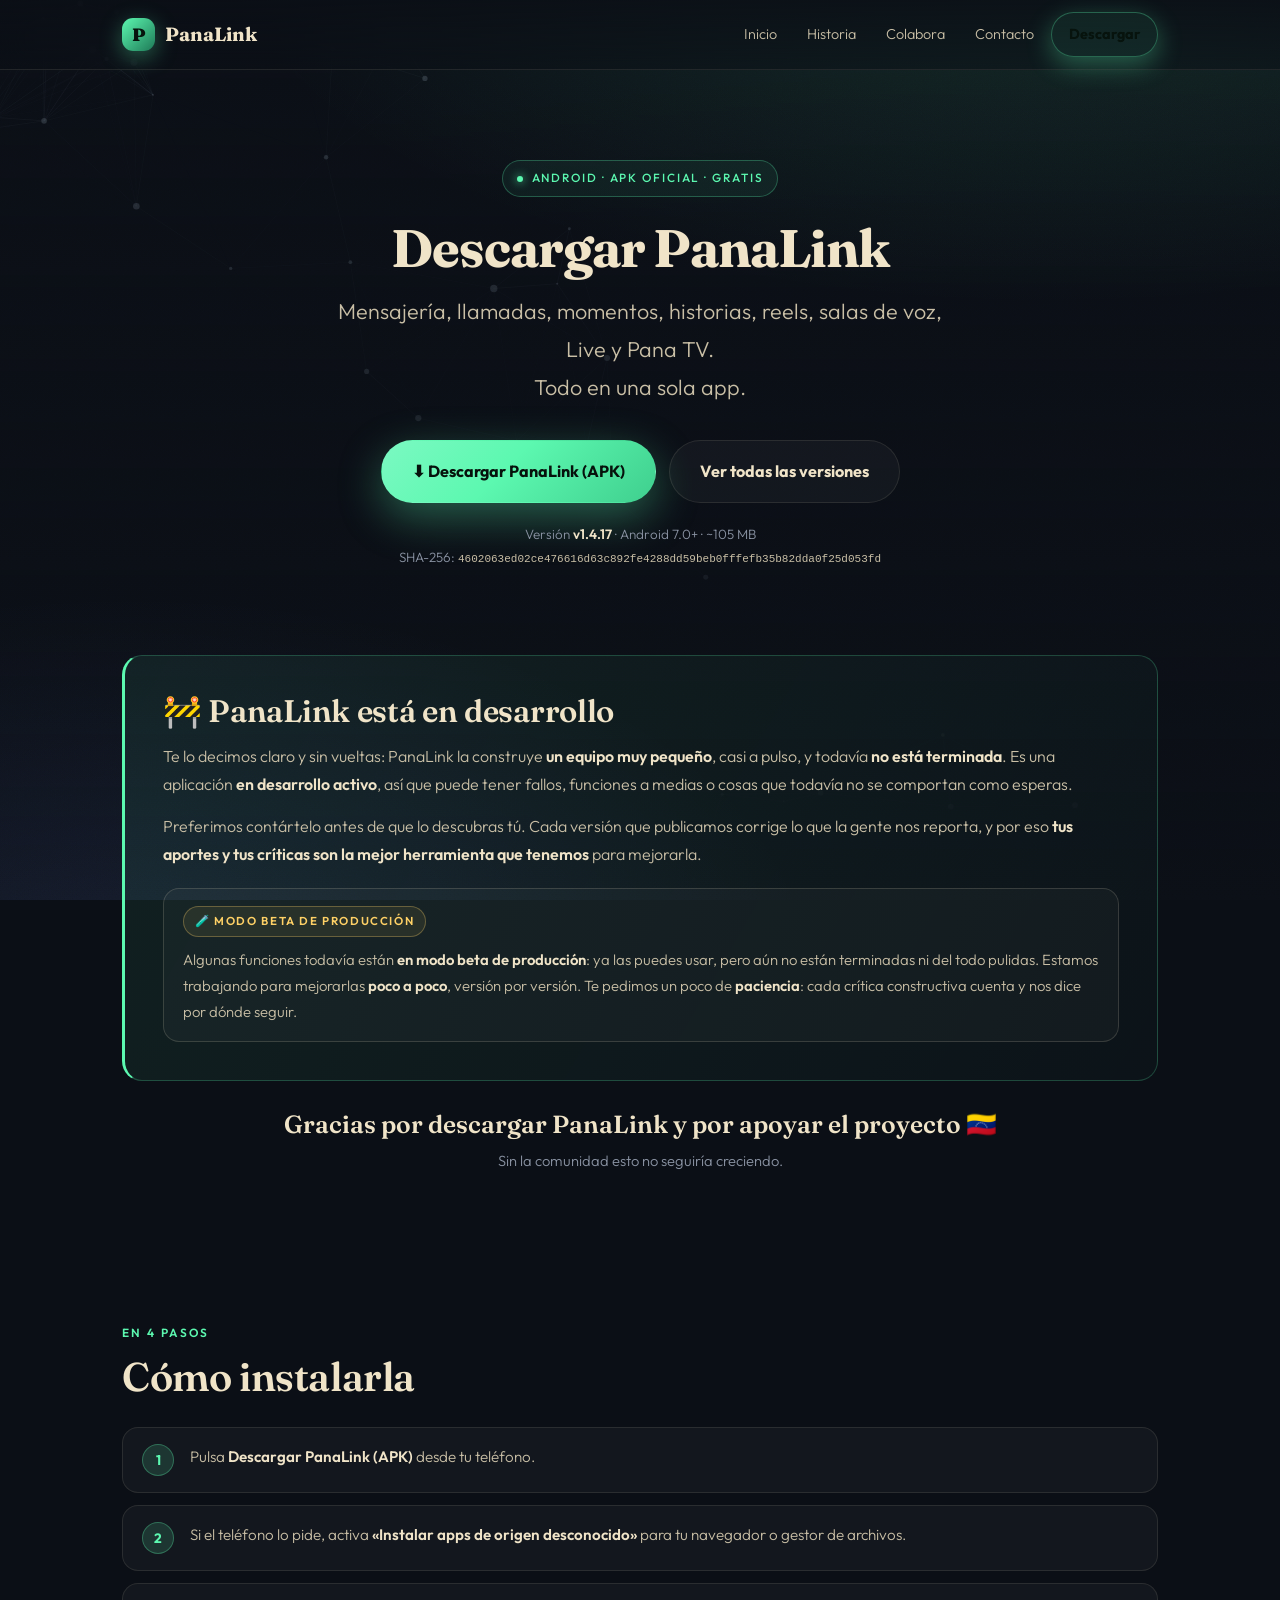
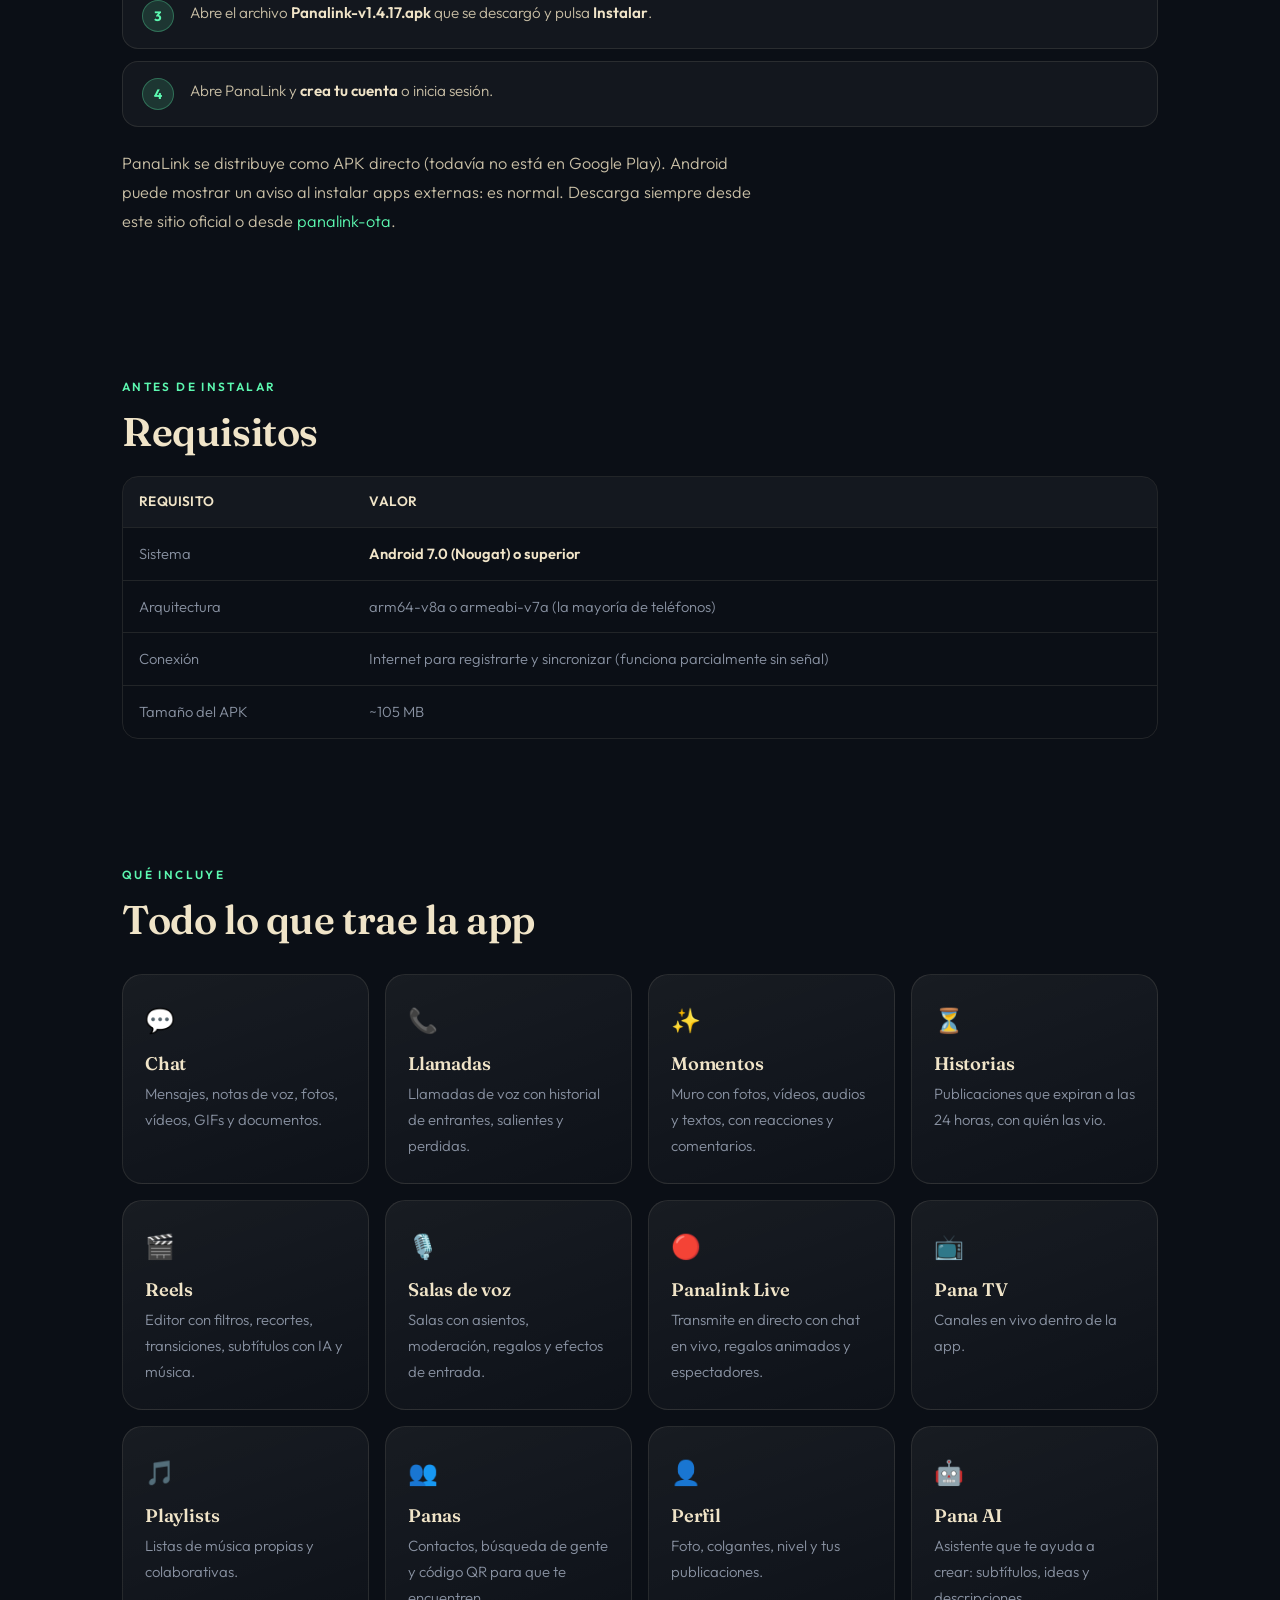
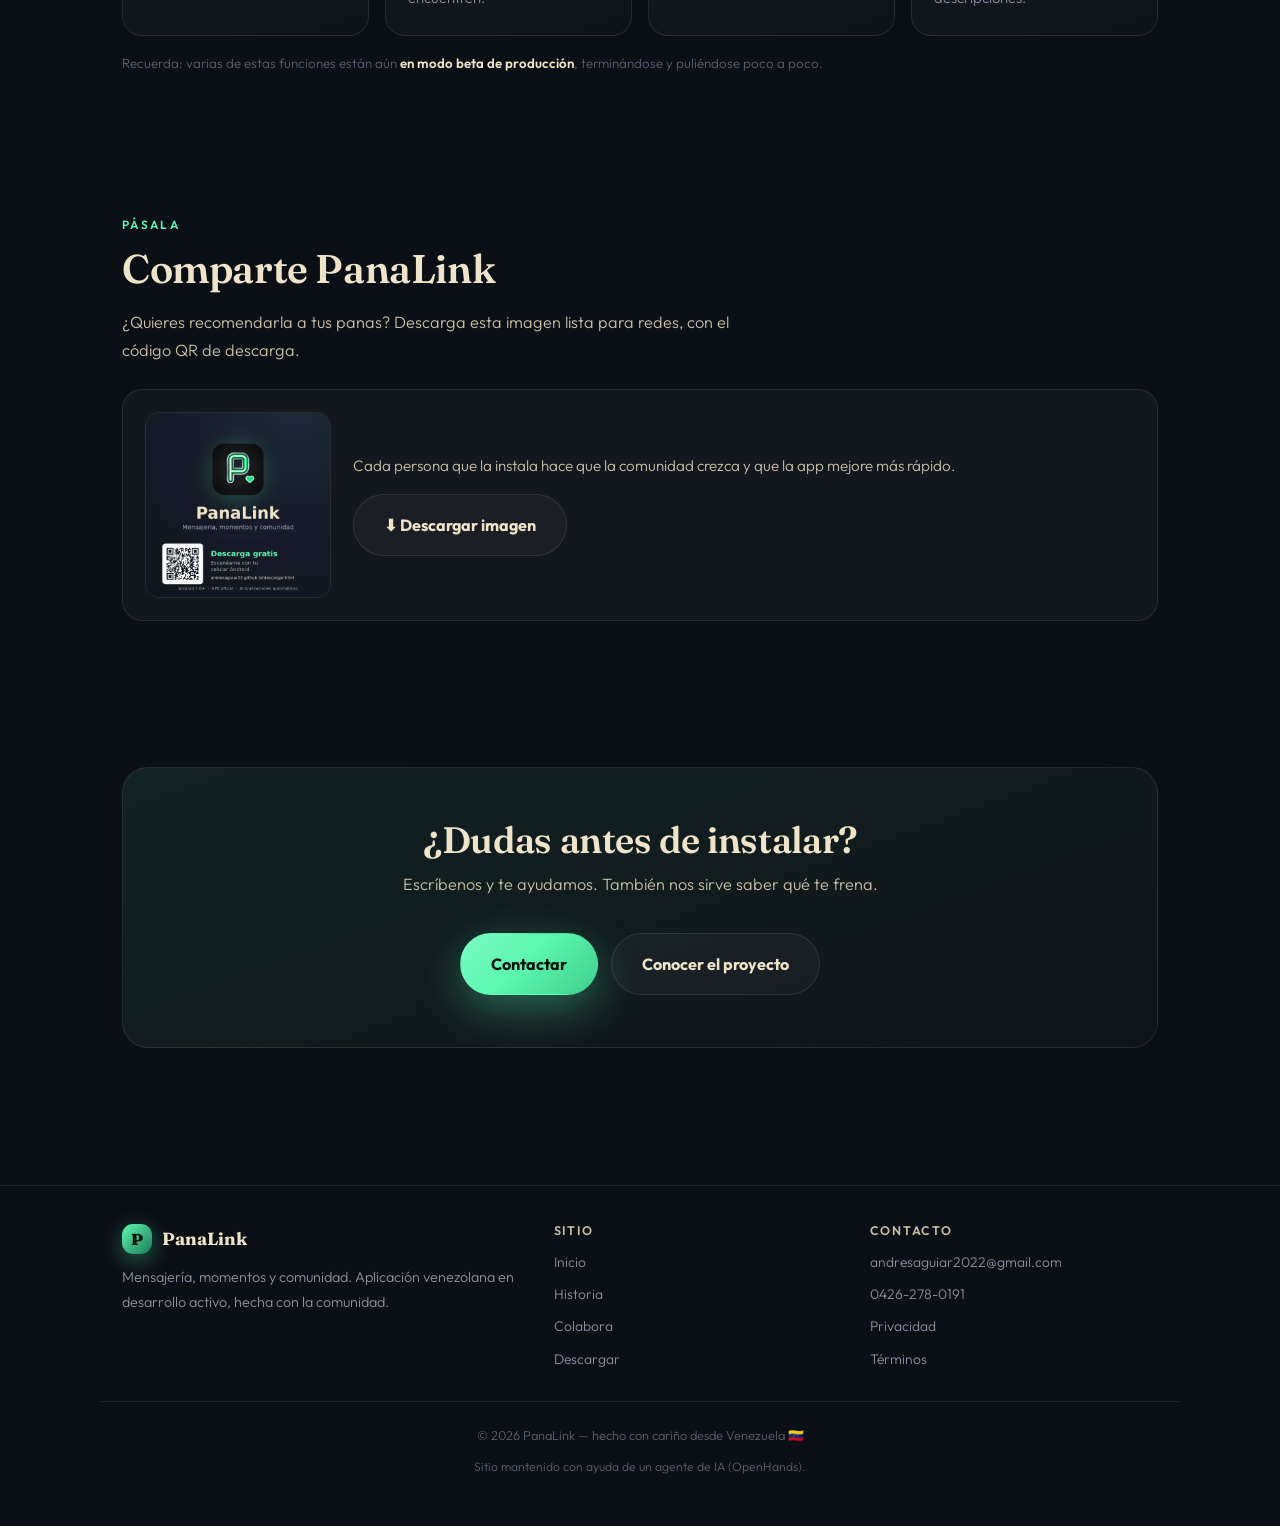
<file: descargar.html>
<!DOCTYPE html>
<html lang="es">
<head>
<meta charset="UTF-8">
<meta name="viewport" content="width=device-width, initial-scale=1.0">
<title>Descargar PanaLink — APK oficial</title>
<meta name="description" content="Descarga PanaLink para Android: mensajería, llamadas, momentos, historias, reels, salas de voz, Live y Pana TV. APK oficial gratis.">
<meta property="og:site_name" content="PanaLink">
<meta property="og:title" content="Descargar PanaLink — APK oficial">
<meta property="og:description" content="Descarga PanaLink para Android: chat, historias, reels, voz y Live. APK oficial, gratis y con actualización automática.">
<meta property="og:type" content="website">
<meta property="og:url" content="https://andresaguiar22.github.io/descargar.html">
<meta property="og:locale" content="es_ES">
<meta property="og:image" content="https://andresaguiar22.github.io/img/og-panalink.png">
<meta property="og:image:secure_url" content="https://andresaguiar22.github.io/img/og-panalink.png">
<meta property="og:image:type" content="image/png">
<meta property="og:image:width" content="1200">
<meta property="og:image:height" content="630">
<meta property="og:image:alt" content="PanaLink — Mensajería, momentos y comunidad">
<meta name="twitter:card" content="summary_large_image">
<meta name="twitter:title" content="Descargar PanaLink — APK oficial">
<meta name="twitter:description" content="Descarga PanaLink para Android: chat, historias, reels, voz y Live. APK oficial, gratis y con actualización automática.">
<meta name="twitter:image" content="https://andresaguiar22.github.io/img/og-panalink.png">
<meta name="theme-color" content="#0B0F16">
<link rel="icon" href="data:image/svg+xml,<svg xmlns='http://www.w3.org/2000/svg' viewBox='0 0 100 100'><rect width='100' height='100' rx='24' fill='%235CF8B0'/><text x='50' y='72' font-size='64' font-family='Georgia,serif' font-weight='700' text-anchor='middle' fill='%230B0F16'>P</text></svg>">
<link rel="preconnect" href="https://fonts.googleapis.com">
<link rel="preconnect" href="https://fonts.gstatic.com" crossorigin>
<link href="https://fonts.googleapis.com/css2?family=Fraunces:opsz,wght@9..144,400;9..144,600;9..144,700;9..144,900&family=Outfit:wght@300;400;500;600;700&display=swap" rel="stylesheet">
<link rel="stylesheet" href="/assets/site.css">
</head>
<body>

<canvas id="sky" aria-hidden="true"></canvas>
<div class="atmos" aria-hidden="true"></div>
<div class="grain" aria-hidden="true"></div>

<nav class="top">
  <div class="in">
    <a class="mark" href="/"><span class="p">P</span>PanaLink</a>
    <span class="sp"></span>
    <span class="lk">
      <a href="/">Inicio</a>
      <a href="/historia.html">Historia</a>
      <a href="/colabora.html">Colabora</a>
      <a href="/contacto.html">Contacto</a>
      <a class="cta-sm" href="/descargar.html" aria-current="page">Descargar</a>
    </span>
  </div>
</nav>

<div class="wrap">

  <header class="hero">
    <span class="eyebrow rv"><span class="dot"></span>Android · APK oficial · gratis</span>
    <h1 class="page rv d1">Descargar PanaLink</h1>
    <p class="sub rv d2">Mensajería, llamadas, momentos, historias, reels, salas de voz, Live y Pana TV.<br>Todo en una sola app.</p>

    <div class="actions rv d3">
      <a class="btn btn-main" data-rel="apkUrl" href="https://github.com/Andresaguiar22/panalink-ota/releases/download/v1.4.17/Panalink-v1.4.17.apk">⬇ Descargar PanaLink (APK)</a>
      <a class="btn btn-ghost" href="https://github.com/Andresaguiar22/panalink-ota/releases">Ver todas las versiones</a>
    </div>

    <p class="meta rv d4">
      Versión <strong data-rel="versionName">v1.4.17</strong> · Android 7.0+ · <span data-rel="size">~105 MB</span><br>
      SHA-256: <code data-rel="sha256">4602063ed02ce476616d63c892fe4288dd59beb0fffefb35b82dda0f25d053fd</code>
    </p>
  </header>

  <section style="padding-top:8px">
    <div class="dev rv">
      <h2>🚧 PanaLink está en desarrollo</h2>
      <p>Te lo decimos claro y sin vueltas: PanaLink la construye <b>un equipo muy pequeño</b>, casi a pulso, y todavía <b>no está terminada</b>. Es una aplicación <b>en desarrollo activo</b>, así que puede tener fallos, funciones a medias o cosas que todavía no se comportan como esperas.</p>
      <p>Preferimos contártelo antes de que lo descubras tú. Cada versión que publicamos corrige lo que la gente nos reporta, y por eso <b>tus aportes y tus críticas son la mejor herramienta que tenemos</b> para mejorarla.</p>

      <div class="beta-note">
        <span class="tag">🧪 Modo beta de producción</span>
        <p>Algunas funciones todavía están <b>en modo beta de producción</b>: ya las puedes usar, pero aún no están terminadas ni del todo pulidas. Estamos trabajando para mejorarlas <b>poco a poco</b>, versión por versión. Te pedimos un poco de <b>paciencia</b>: cada crítica constructiva cuenta y nos dice por dónde seguir.</p>
      </div>
    </div>

    <p class="thanks rv d1">Gracias por descargar PanaLink y por apoyar el proyecto 🇻🇪
      <small>Sin la comunidad esto no seguiría creciendo.</small>
    </p>
  </section>

  <section id="instalar">
    <div class="rv"><div class="kick">En 4 pasos</div>
      <h2 class="sec">Cómo instalarla</h2>
    </div>
    <ol class="steps">
      <li class="rv d1"><span>Pulsa <b>Descargar PanaLink (APK)</b> desde tu teléfono.</span></li>
      <li class="rv d1"><span>Si el teléfono lo pide, activa <b>«Instalar apps de origen desconocido»</b> para tu navegador o gestor de archivos.</span></li>
      <li class="rv d2"><span>Abre el archivo <b data-rel="apkName">Panalink-v1.4.17.apk</b> que se descargó y pulsa <b>Instalar</b>.</span></li>
      <li class="rv d3"><span>Abre PanaLink y <b>crea tu cuenta</b> o inicia sesión.</span></li>
    </ol>
    <p class="lead rv d3" style="margin-top:22px">PanaLink se distribuye como APK directo (todavía no está en Google Play). Android puede mostrar un aviso al instalar apps externas: es normal. Descarga siempre desde este sitio oficial o desde <a href="https://github.com/Andresaguiar22/panalink-ota/releases">panalink-ota</a>.</p>
  </section>

  <section>
    <div class="rv"><div class="kick">Antes de instalar</div>
      <h2 class="sec">Requisitos</h2>
    </div>
    <div class="tbl-wrap rv d1">
      <table>
        <thead><tr><th>Requisito</th><th>Valor</th></tr></thead>
        <tbody>
          <tr><td>Sistema</td><td><strong>Android 7.0 (Nougat) o superior</strong></td></tr>
          <tr><td>Arquitectura</td><td>arm64-v8a o armeabi-v7a (la mayoría de teléfonos)</td></tr>
          <tr><td>Conexión</td><td>Internet para registrarte y sincronizar (funciona parcialmente sin señal)</td></tr>
          <tr><td>Tamaño del APK</td><td><span data-rel="size">~105 MB</span></td></tr>
        </tbody>
      </table>
    </div>
  </section>

  <section>
    <div class="rv"><div class="kick">Qué incluye</div>
      <h2 class="sec">Todo lo que trae la app</h2>
    </div>
    <div class="grid">
      <div class="card rv d1"><span class="ico">💬</span><h3>Chat</h3><p>Mensajes, notas de voz, fotos, vídeos, GIFs y documentos.</p></div>
      <div class="card rv d2"><span class="ico">📞</span><h3>Llamadas</h3><p>Llamadas de voz con historial de entrantes, salientes y perdidas.</p></div>
      <div class="card rv d3"><span class="ico">✨</span><h3>Momentos</h3><p>Muro con fotos, vídeos, audios y textos, con reacciones y comentarios.</p></div>
      <div class="card rv d4"><span class="ico">⏳</span><h3>Historias</h3><p>Publicaciones que expiran a las 24 horas, con quién las vio.</p></div>
      <div class="card rv d1"><span class="ico">🎬</span><h3>Reels</h3><p>Editor con filtros, recortes, transiciones, subtítulos con IA y música.</p></div>
      <div class="card rv d2"><span class="ico">🎙️</span><h3>Salas de voz</h3><p>Salas con asientos, moderación, regalos y efectos de entrada.</p></div>
      <div class="card rv d3"><span class="ico">🔴</span><h3>Panalink Live</h3><p>Transmite en directo con chat en vivo, regalos animados y espectadores.</p></div>
      <div class="card rv d4"><span class="ico">📺</span><h3>Pana TV</h3><p>Canales en vivo dentro de la app.</p></div>
      <div class="card rv d1"><span class="ico">🎵</span><h3>Playlists</h3><p>Listas de música propias y colaborativas.</p></div>
      <div class="card rv d2"><span class="ico">👥</span><h3>Panas</h3><p>Contactos, búsqueda de gente y código QR para que te encuentren.</p></div>
      <div class="card rv d3"><span class="ico">👤</span><h3>Perfil</h3><p>Foto, colgantes, nivel y tus publicaciones.</p></div>
      <div class="card rv d4"><span class="ico">🤖</span><h3>Pana AI</h3><p>Asistente que te ayuda a crear: subtítulos, ideas y descripciones.</p></div>
    </div>
    <p class="shots-note rv d4">Recuerda: varias de estas funciones están aún <b>en modo beta de producción</b>, terminándose y puliéndose poco a poco.</p>
  </section>

  <section>
    <div class="rv"><div class="kick">Pásala</div>
      <h2 class="sec">Comparte PanaLink</h2>
      <p class="lead">¿Quieres recomendarla a tus panas? Descarga esta imagen lista para redes, con el código QR de descarga.</p>
    </div>
    <div class="share rv d1">
      <img src="/img/panalink-facebook.png" alt="PanaLink — imagen para compartir con código QR">
      <div>
        <p style="margin:0 0 14px;color:var(--gold-dim);font-size:.95rem">Cada persona que la instala hace que la comunidad crezca y que la app mejore más rápido.</p>
        <a class="btn btn-ghost" href="/img/panalink-facebook.png" download>⬇ Descargar imagen</a>
      </div>
    </div>
  </section>

  <section>
    <div class="cta-band rv">
      <h2>¿Dudas antes de instalar?</h2>
      <p class="lead" style="margin:10px auto 0;max-width:520px">Escríbenos y te ayudamos. También nos sirve saber qué te frena.</p>
      <div class="actions">
        <a class="btn btn-main" href="/contacto.html">Contactar</a>
        <a class="btn btn-ghost" href="/historia.html">Conocer el proyecto</a>
      </div>
    </div>
  </section>

</div>

<footer>
  <div class="cols">
    <div>
      <div class="brandline"><span class="mark" style="font-size:1.1rem"><span class="p" style="width:30px;height:30px;font-size:1rem">P</span>PanaLink</span></div>
      <p style="color:var(--muted);font-size:.9rem;margin:0">Mensajería, momentos y comunidad. Aplicación venezolana en desarrollo activo, hecha con la comunidad.</p>
    </div>
    <div>
      <h4>Sitio</h4>
      <div class="lk">
        <a href="/">Inicio</a>
        <a href="/historia.html">Historia</a>
        <a href="/colabora.html">Colabora</a>
        <a href="/descargar.html">Descargar</a>
      </div>
    </div>
    <div>
      <h4>Contacto</h4>
      <div class="lk">
        <a href="mailto:andresaguiar2022@gmail.com">andresaguiar2022@gmail.com</a>
        <a href="tel:+584262780191">0426-278-0191</a>
        <a href="/privacidad.html">Privacidad</a>
        <a href="/terminos.html">Términos</a>
      </div>
    </div>
  </div>
  <div class="bottom">
    © <span id="yr">2026</span> PanaLink — hecho con cariño desde Venezuela 🇻🇪
    <div class="ai">Sitio mantenido con ayuda de un agente de IA (OpenHands).</div>
  </div>
</footer>

<script src="/assets/release.js"></script>
<script src="/assets/site.js"></script>
<script>document.getElementById("yr").textContent = new Date().getFullYear();</script>
</body>
</html>
</file>
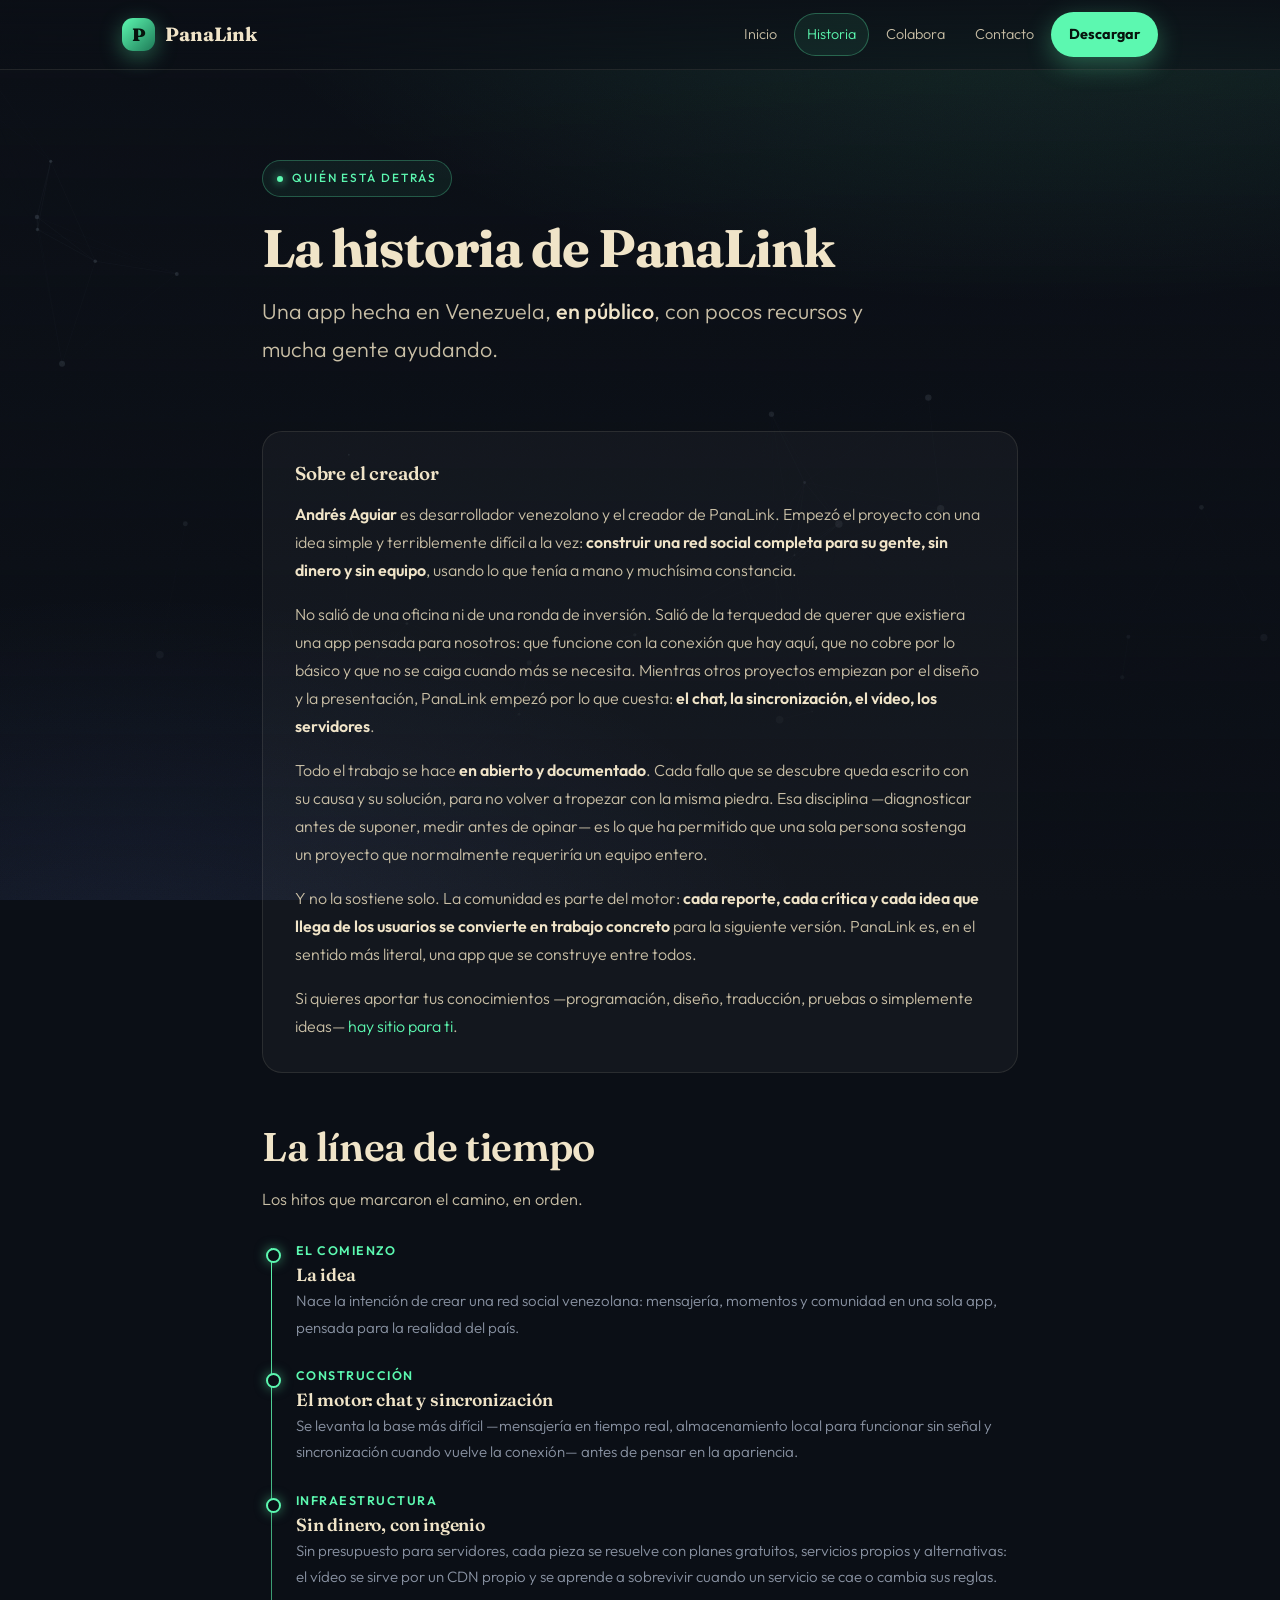
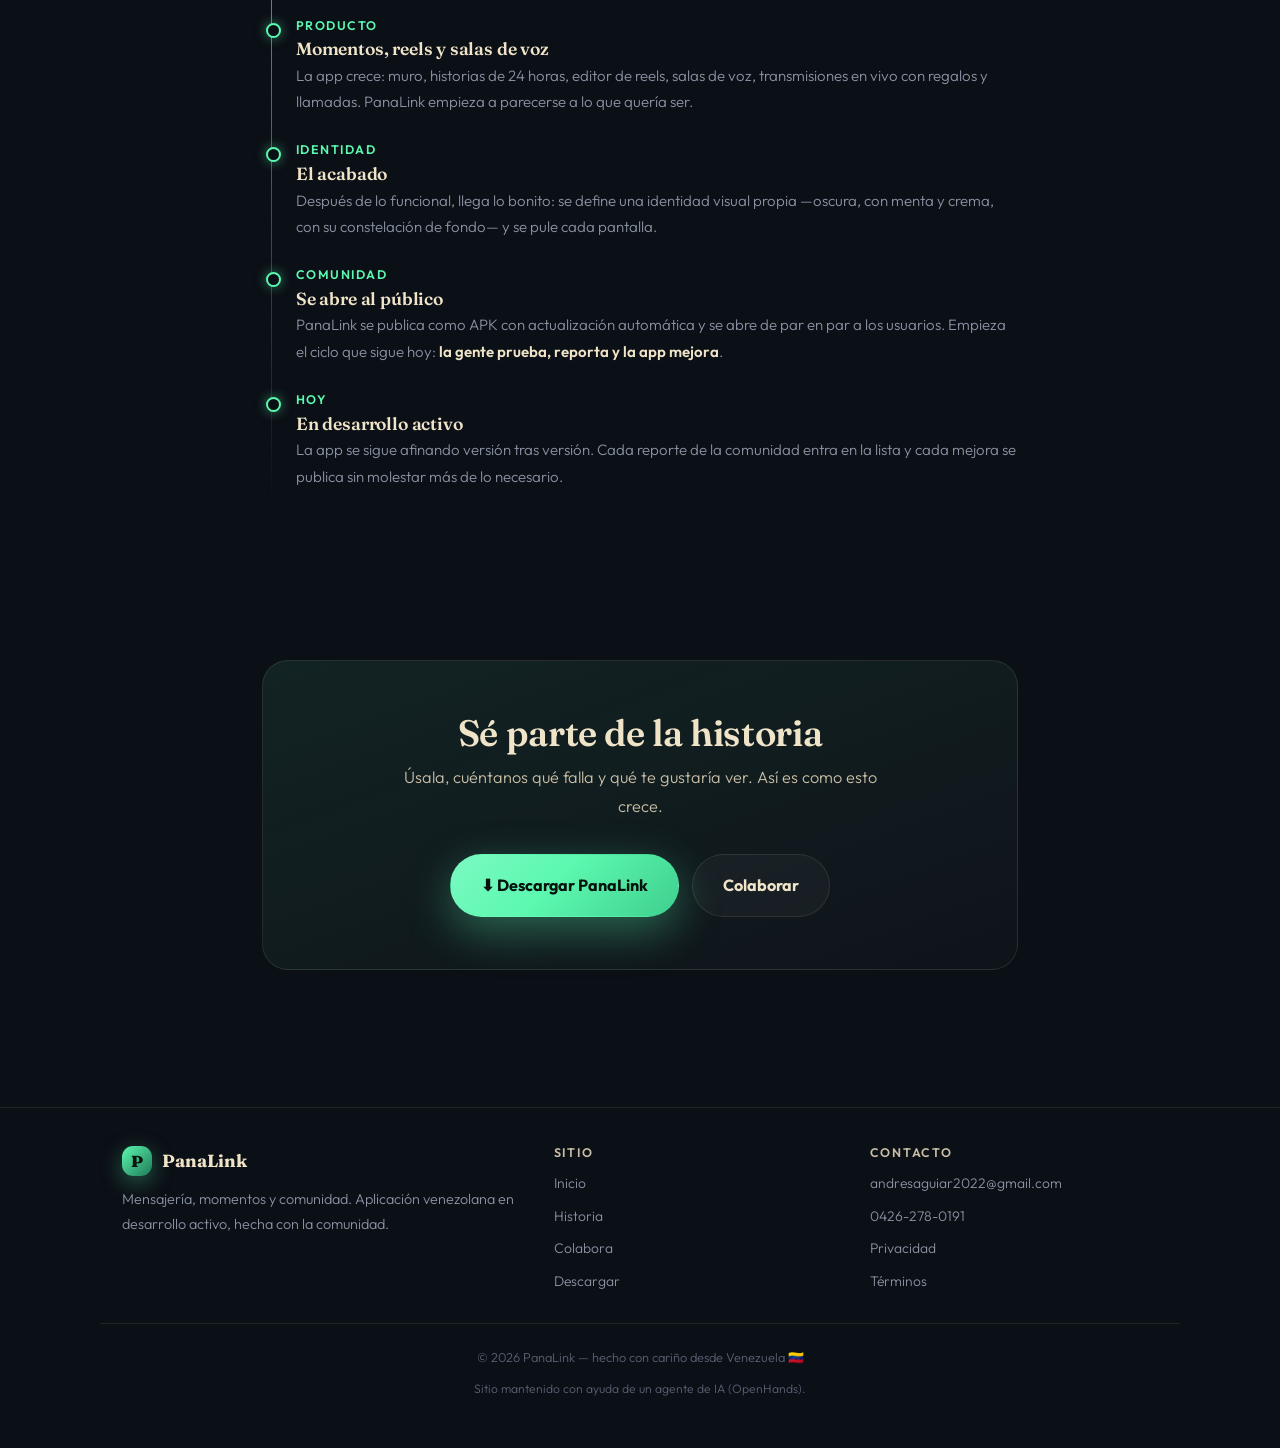
<file: historia.html>
<!DOCTYPE html>
<html lang="es">
<head>
<meta charset="UTF-8">
<meta name="viewport" content="width=device-width, initial-scale=1.0">
<title>Historia y biografía — PanaLink</title>
<meta name="description" content="La historia de PanaLink y de quien la construye: una app venezolana hecha en público, con pocos recursos y mucha comunidad.">
<meta name="theme-color" content="#0B0F16">
<link rel="icon" href="data:image/svg+xml,<svg xmlns='http://www.w3.org/2000/svg' viewBox='0 0 100 100'><rect width='100' height='100' rx='24' fill='%235CF8B0'/><text x='50' y='72' font-size='64' font-family='Georgia,serif' font-weight='700' text-anchor='middle' fill='%230B0F16'>P</text></svg>">
<link rel="preconnect" href="https://fonts.googleapis.com">
<link rel="preconnect" href="https://fonts.gstatic.com" crossorigin>
<link href="https://fonts.googleapis.com/css2?family=Fraunces:opsz,wght@9..144,400;9..144,600;9..144,700;9..144,900&family=Outfit:wght@300;400;500;600;700&display=swap" rel="stylesheet">
<link rel="stylesheet" href="/assets/site.css">
</head>
<body>

<canvas id="sky" aria-hidden="true"></canvas>
<div class="atmos" aria-hidden="true"></div>
<div class="grain" aria-hidden="true"></div>

<nav class="top">
  <div class="in">
    <a class="mark" href="/"><span class="p">P</span>PanaLink</a>
    <span class="sp"></span>
    <span class="lk">
      <a href="/">Inicio</a>
      <a href="/historia.html" aria-current="page">Historia</a>
      <a href="/colabora.html">Colabora</a>
      <a href="/contacto.html">Contacto</a>
      <a class="cta-sm" href="/descargar.html">Descargar</a>
    </span>
  </div>
</nav>

<div class="wrap narrow">

  <header class="hero left">
    <span class="eyebrow rv"><span class="dot"></span>Quién está detrás</span>
    <h1 class="page rv d1">La historia de PanaLink</h1>
    <p class="sub rv d2">Una app hecha en Venezuela, <b>en público</b>, con pocos recursos y mucha gente ayudando.</p>
  </header>

  <section style="padding-top:14px">
    <div class="panel rv">
      <h3>Sobre el creador</h3>
      <p><b>Andrés Aguiar</b> es desarrollador venezolano y el creador de PanaLink. Empezó el proyecto con una idea simple y terriblemente difícil a la vez: <b>construir una red social completa para su gente, sin dinero y sin equipo</b>, usando lo que tenía a mano y muchísima constancia.</p>
      <p>No salió de una oficina ni de una ronda de inversión. Salió de la terquedad de querer que existiera una app pensada para nosotros: que funcione con la conexión que hay aquí, que no cobre por lo básico y que no se caiga cuando más se necesita. Mientras otros proyectos empiezan por el diseño y la presentación, PanaLink empezó por lo que cuesta: <b>el chat, la sincronización, el vídeo, los servidores</b>.</p>
      <p>Todo el trabajo se hace <b>en abierto y documentado</b>. Cada fallo que se descubre queda escrito con su causa y su solución, para no volver a tropezar con la misma piedra. Esa disciplina —diagnosticar antes de suponer, medir antes de opinar— es lo que ha permitido que una sola persona sostenga un proyecto que normalmente requeriría un equipo entero.</p>
      <p>Y no la sostiene solo. La comunidad es parte del motor: <b>cada reporte, cada crítica y cada idea que llega de los usuarios se convierte en trabajo concreto</b> para la siguiente versión. PanaLink es, en el sentido más literal, una app que se construye entre todos.</p>
      <p style="margin-bottom:0">Si quieres aportar tus conocimientos —programación, diseño, traducción, pruebas o simplemente ideas— <a href="/colabora.html">hay sitio para ti</a>.</p>
    </div>

    <h2 class="sec rv d1" style="margin-top:52px">La línea de tiempo</h2>
    <p class="lead rv d1">Los hitos que marcaron el camino, en orden.</p>

    <ol class="tl rv d2">
      <li>
        <div class="when">El comienzo</div>
        <h3>La idea</h3>
        <p>Nace la intención de crear una red social venezolana: mensajería, momentos y comunidad en una sola app, pensada para la realidad del país.</p>
      </li>
      <li>
        <div class="when">Construcción</div>
        <h3>El motor: chat y sincronización</h3>
        <p>Se levanta la base más difícil —mensajería en tiempo real, almacenamiento local para funcionar sin señal y sincronización cuando vuelve la conexión— antes de pensar en la apariencia.</p>
      </li>
      <li>
        <div class="when">Infraestructura</div>
        <h3>Sin dinero, con ingenio</h3>
        <p>Sin presupuesto para servidores, cada pieza se resuelve con planes gratuitos, servicios propios y alternativas: el vídeo se sirve por un CDN propio y se aprende a sobrevivir cuando un servicio se cae o cambia sus reglas.</p>
      </li>
      <li>
        <div class="when">Producto</div>
        <h3>Momentos, reels y salas de voz</h3>
        <p>La app crece: muro, historias de 24 horas, editor de reels, salas de voz, transmisiones en vivo con regalos y llamadas. PanaLink empieza a parecerse a lo que quería ser.</p>
      </li>
      <li>
        <div class="when">Identidad</div>
        <h3>El acabado</h3>
        <p>Después de lo funcional, llega lo bonito: se define una identidad visual propia —oscura, con menta y crema, con su constelación de fondo— y se pule cada pantalla.</p>
      </li>
      <li>
        <div class="when">Comunidad</div>
        <h3>Se abre al público</h3>
        <p>PanaLink se publica como APK con actualización automática y se abre de par en par a los usuarios. Empieza el ciclo que sigue hoy: <b>la gente prueba, reporta y la app mejora</b>.</p>
      </li>
      <li>
        <div class="when">Hoy</div>
        <h3>En desarrollo activo</h3>
        <p>La app se sigue afinando versión tras versión. Cada reporte de la comunidad entra en la lista y cada mejora se publica sin molestar más de lo necesario.</p>
      </li>
    </ol>
  </section>

  <section>
    <div class="cta-band rv">
      <h2>Sé parte de la historia</h2>
      <p class="lead" style="margin:10px auto 0;max-width:520px">Úsala, cuéntanos qué falla y qué te gustaría ver. Así es como esto crece.</p>
      <div class="actions">
        <a class="btn btn-main" href="/descargar.html">⬇ Descargar PanaLink</a>
        <a class="btn btn-ghost" href="/colabora.html">Colaborar</a>
      </div>
    </div>
  </section>

</div>

<footer>
  <div class="cols">
    <div>
      <div class="brandline"><span class="mark" style="font-size:1.1rem"><span class="p" style="width:30px;height:30px;font-size:1rem">P</span>PanaLink</span></div>
      <p style="color:var(--muted);font-size:.9rem;margin:0">Mensajería, momentos y comunidad. Aplicación venezolana en desarrollo activo, hecha con la comunidad.</p>
    </div>
    <div>
      <h4>Sitio</h4>
      <div class="lk">
        <a href="/">Inicio</a>
        <a href="/historia.html">Historia</a>
        <a href="/colabora.html">Colabora</a>
        <a href="/descargar.html">Descargar</a>
      </div>
    </div>
    <div>
      <h4>Contacto</h4>
      <div class="lk">
        <a href="mailto:andresaguiar2022@gmail.com">andresaguiar2022@gmail.com</a>
        <a href="tel:+584262780191">0426-278-0191</a>
        <a href="/privacidad.html">Privacidad</a>
        <a href="/terminos.html">Términos</a>
      </div>
    </div>
  </div>
  <div class="bottom">
    © <span id="yr">2026</span> PanaLink — hecho con cariño desde Venezuela 🇻🇪
    <div class="ai">Sitio mantenido con ayuda de un agente de IA (OpenHands).</div>
  </div>
</footer>

<script src="/assets/site.js"></script>
<script>document.getElementById("yr").textContent = new Date().getFullYear();</script>
</body>
</html>
</file>
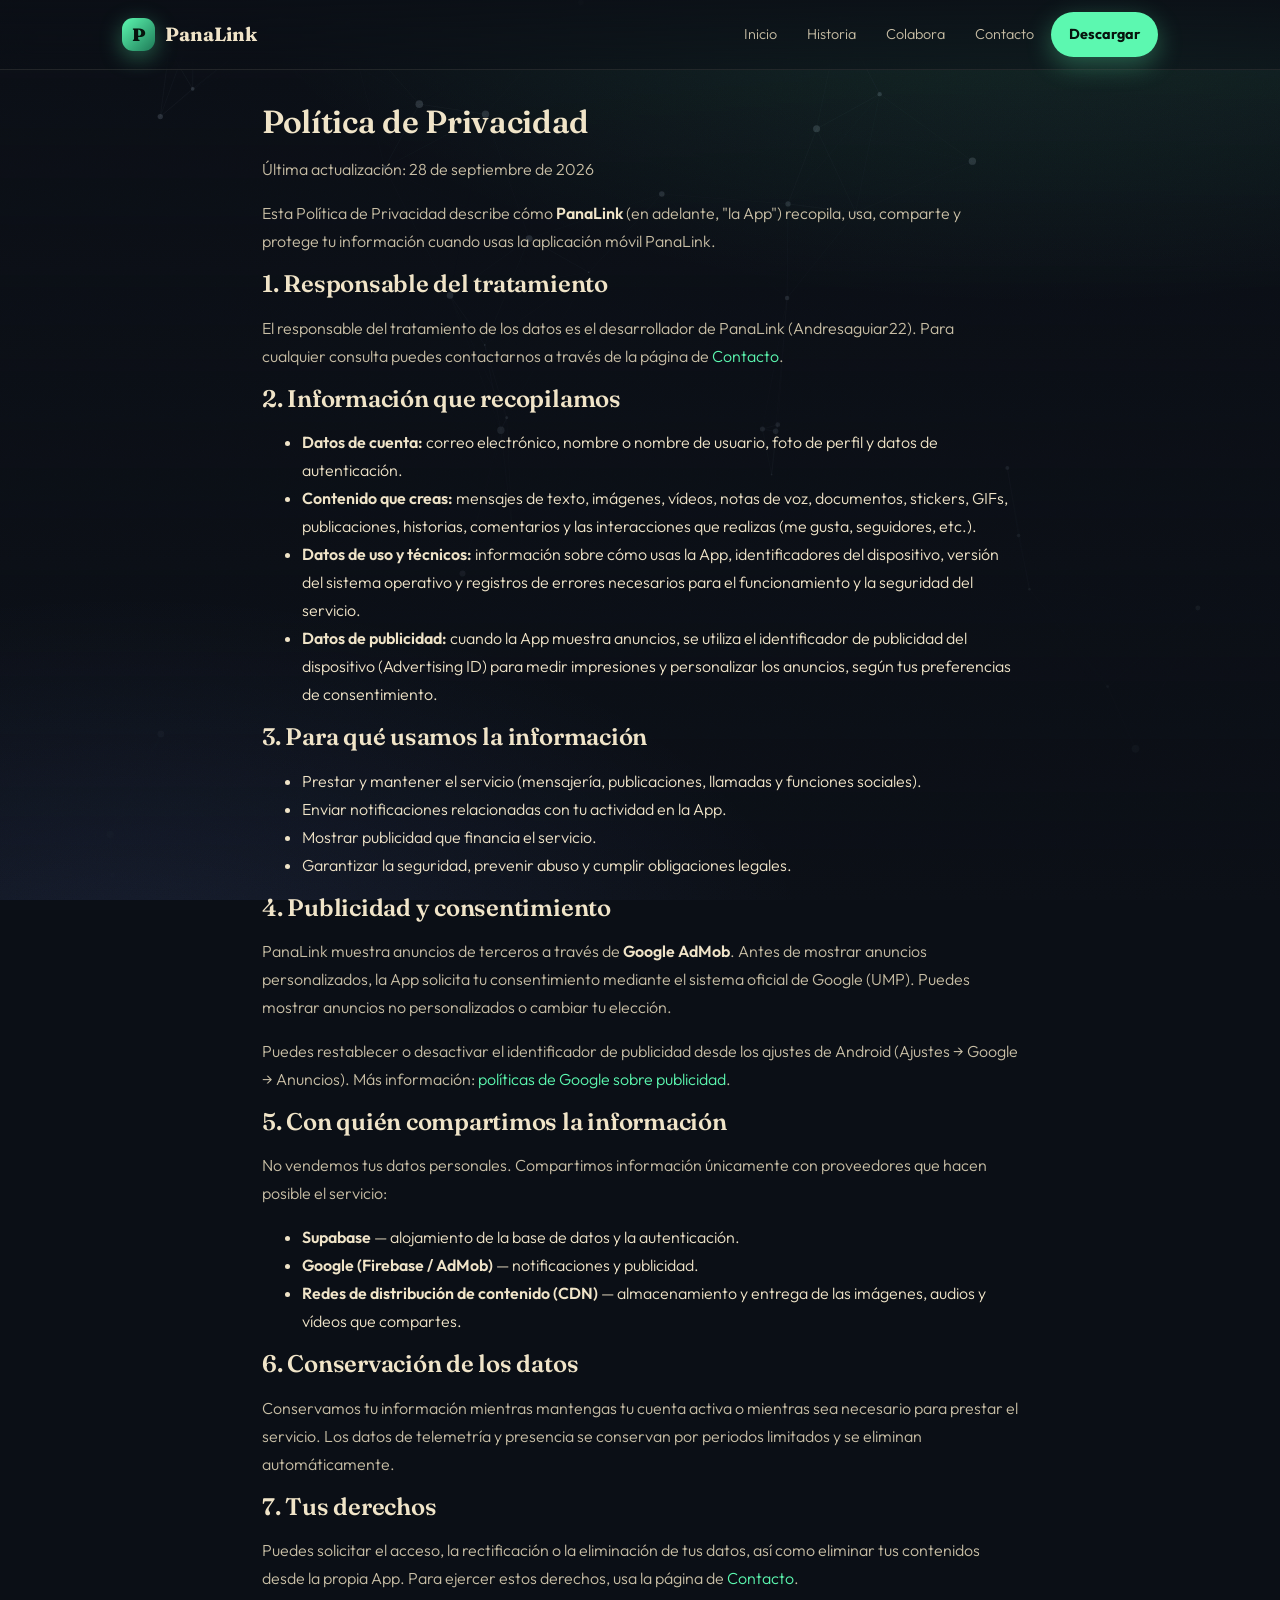
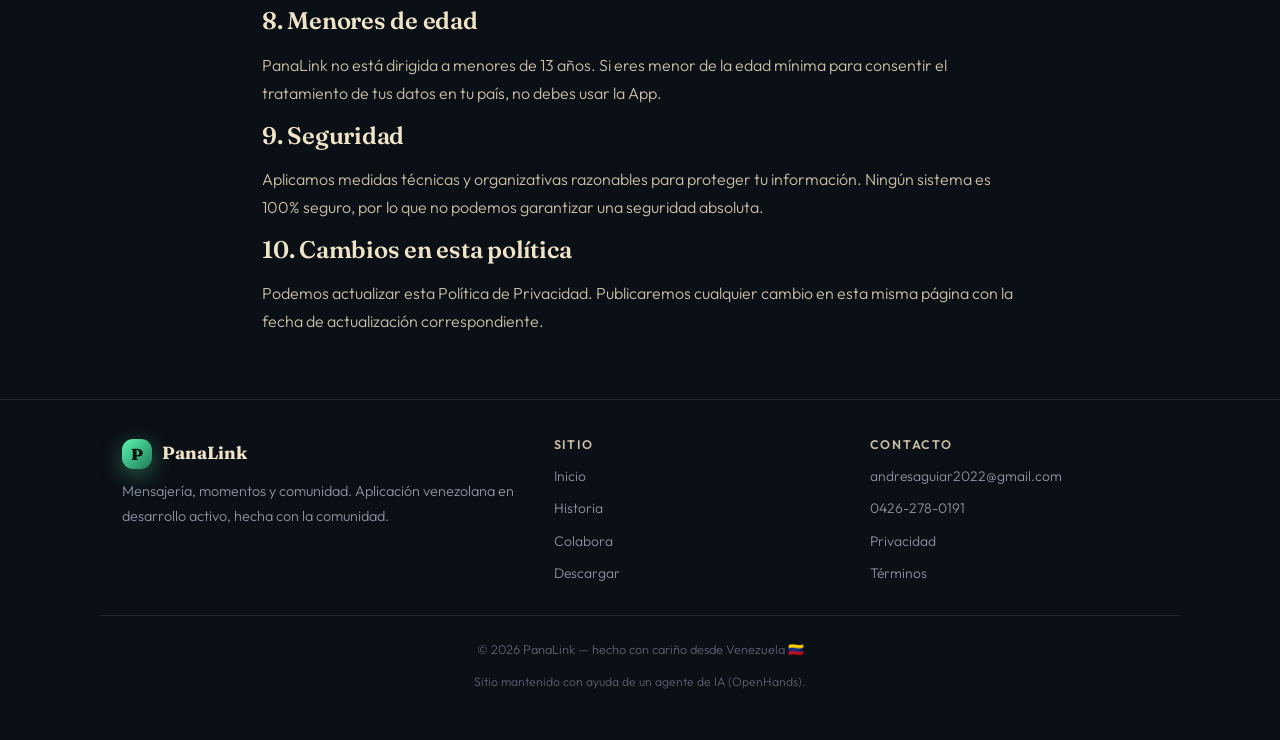
<file: privacidad.html>
<!DOCTYPE html>
<html lang="es">
<head>
    <meta charset="UTF-8">
    <meta name="viewport" content="width=device-width, initial-scale=1.0">
    <title>Política de Privacidad — PanaLink</title>
    
<link rel="preconnect" href="https://fonts.googleapis.com">
<link rel="preconnect" href="https://fonts.gstatic.com" crossorigin>
<link href="https://fonts.googleapis.com/css2?family=Fraunces:opsz,wght@9..144,400;9..144,600;9..144,700;9..144,900&family=Outfit:wght@300;400;500;600;700&display=swap" rel="stylesheet">
<link rel="stylesheet" href="/assets/site.css">
</head>
<body>
<nav class="top">
  <div class="in">
    <a class="mark" href="/"><span class="p">P</span>PanaLink</a>
    <span class="sp"></span>
    <span class="lk">
      <a href="/">Inicio</a>
      <a href="/historia.html">Historia</a>
      <a href="/colabora.html">Colabora</a>
      <a href="/contacto.html">Contacto</a>
      <a class="cta-sm" href="/descargar.html">Descargar</a>
    </span>
  </div>
</nav>

<canvas id="sky" aria-hidden="true"></canvas>
<div class="atmos" aria-hidden="true"></div>
<div class="grain" aria-hidden="true"></div>

    
    <div class="wrap narrow" style="padding-top:34px">
<main>
        <h1>Política de Privacidad</h1>
        <p class="updated">Última actualización: 28 de septiembre de 2026</p>

        <p>Esta Política de Privacidad describe cómo <strong>PanaLink</strong> (en adelante, "la App")
        recopila, usa, comparte y protege tu información cuando usas la aplicación móvil PanaLink.</p>

        <h2>1. Responsable del tratamiento</h2>
        <p>El responsable del tratamiento de los datos es el desarrollador de PanaLink
        (Andresaguiar22). Para cualquier consulta puedes contactarnos a través de la página de
        <a href="/contacto.html">Contacto</a>.</p>

        <h2>2. Información que recopilamos</h2>
        <ul>
            <li><strong>Datos de cuenta:</strong> correo electrónico, nombre o nombre de usuario,
            foto de perfil y datos de autenticación.</li>
            <li><strong>Contenido que creas:</strong> mensajes de texto, imágenes, vídeos, notas de
            voz, documentos, stickers, GIFs, publicaciones, historias, comentarios y las
            interacciones que realizas (me gusta, seguidores, etc.).</li>
            <li><strong>Datos de uso y técnicos:</strong> información sobre cómo usas la App,
            identificadores del dispositivo, versión del sistema operativo y registros de errores
            necesarios para el funcionamiento y la seguridad del servicio.</li>
            <li><strong>Datos de publicidad:</strong> cuando la App muestra anuncios, se utiliza el
            identificador de publicidad del dispositivo (Advertising ID) para medir impresiones y
            personalizar los anuncios, según tus preferencias de consentimiento.</li>
        </ul>

        <h2>3. Para qué usamos la información</h2>
        <ul>
            <li>Prestar y mantener el servicio (mensajería, publicaciones, llamadas y funciones
            sociales).</li>
            <li>Enviar notificaciones relacionadas con tu actividad en la App.</li>
            <li>Mostrar publicidad que financia el servicio.</li>
            <li>Garantizar la seguridad, prevenir abuso y cumplir obligaciones legales.</li>
        </ul>

        <h2>4. Publicidad y consentimiento</h2>
        <p>PanaLink muestra anuncios de terceros a través de <strong>Google AdMob</strong>. Antes de
        mostrar anuncios personalizados, la App solicita tu consentimiento mediante el sistema
        oficial de Google (UMP). Puedes mostrar anuncios no personalizados o cambiar tu elección.</p>
        <p>Puedes restablecer o desactivar el identificador de publicidad desde los ajustes de
        Android (Ajustes → Google → Anuncios). Más información:
        <a href="https://policies.google.com/technologies/ads" target="_blank" rel="noopener">políticas de Google sobre publicidad</a>.</p>

        <h2>5. Con quién compartimos la información</h2>
        <p>No vendemos tus datos personales. Compartimos información únicamente con proveedores que
        hacen posible el servicio:</p>
        <ul>
            <li><strong>Supabase</strong> — alojamiento de la base de datos y la autenticación.</li>
            <li><strong>Google (Firebase / AdMob)</strong> — notificaciones y publicidad.</li>
            <li><strong>Redes de distribución de contenido (CDN)</strong> — almacenamiento y entrega
            de las imágenes, audios y vídeos que compartes.</li>
        </ul>

        <h2>6. Conservación de los datos</h2>
        <p>Conservamos tu información mientras mantengas tu cuenta activa o mientras sea necesario
        para prestar el servicio. Los datos de telemetría y presencia se conservan por periodos
        limitados y se eliminan automáticamente.</p>

        <h2>7. Tus derechos</h2>
        <p>Puedes solicitar el acceso, la rectificación o la eliminación de tus datos, así como
        eliminar tus contenidos desde la propia App. Para ejercer estos derechos, usa la página de
        <a href="/contacto.html">Contacto</a>.</p>

        <h2>8. Menores de edad</h2>
        <p>PanaLink no está dirigida a menores de 13 años. Si eres menor de la edad mínima para
        consentir el tratamiento de tus datos en tu país, no debes usar la App.</p>

        <h2>9. Seguridad</h2>
        <p>Aplicamos medidas técnicas y organizativas razonables para proteger tu información.
        Ningún sistema es 100% seguro, por lo que no podemos garantizar una seguridad absoluta.</p>

        <h2>10. Cambios en esta política</h2>
        <p>Podemos actualizar esta Política de Privacidad. Publicaremos cualquier cambio en esta
        misma página con la fecha de actualización correspondiente.</p>
    </main>
</div>
    <footer>
  <div class="cols">
    <div>
      <div class="brandline"><span class="mark" style="font-size:1.1rem"><span class="p" style="width:30px;height:30px;font-size:1rem">P</span>PanaLink</span></div>
      <p style="color:var(--muted);font-size:.9rem;margin:0">Mensajería, momentos y comunidad. Aplicación venezolana en desarrollo activo, hecha con la comunidad.</p>
    </div>
    <div>
      <h4>Sitio</h4>
      <div class="lk">
        <a href="/">Inicio</a>
        <a href="/historia.html">Historia</a>
        <a href="/colabora.html">Colabora</a>
        <a href="/descargar.html">Descargar</a>
      </div>
    </div>
    <div>
      <h4>Contacto</h4>
      <div class="lk">
        <a href="mailto:andresaguiar2022@gmail.com">andresaguiar2022@gmail.com</a>
        <a href="tel:+584262780191">0426-278-0191</a>
        <a href="/privacidad.html">Privacidad</a>
        <a href="/terminos.html">Términos</a>
      </div>
    </div>
  </div>
  <div class="bottom">
    © <span id="yr">2026</span> PanaLink — hecho con cariño desde Venezuela 🇻🇪
    <div class="ai">Sitio mantenido con ayuda de un agente de IA (OpenHands).</div>
  </div>
</footer>

<script src="/assets/site.js"></script>
<script>document.getElementById("yr").textContent = new Date().getFullYear();</script>
</body>
</html>
</file>
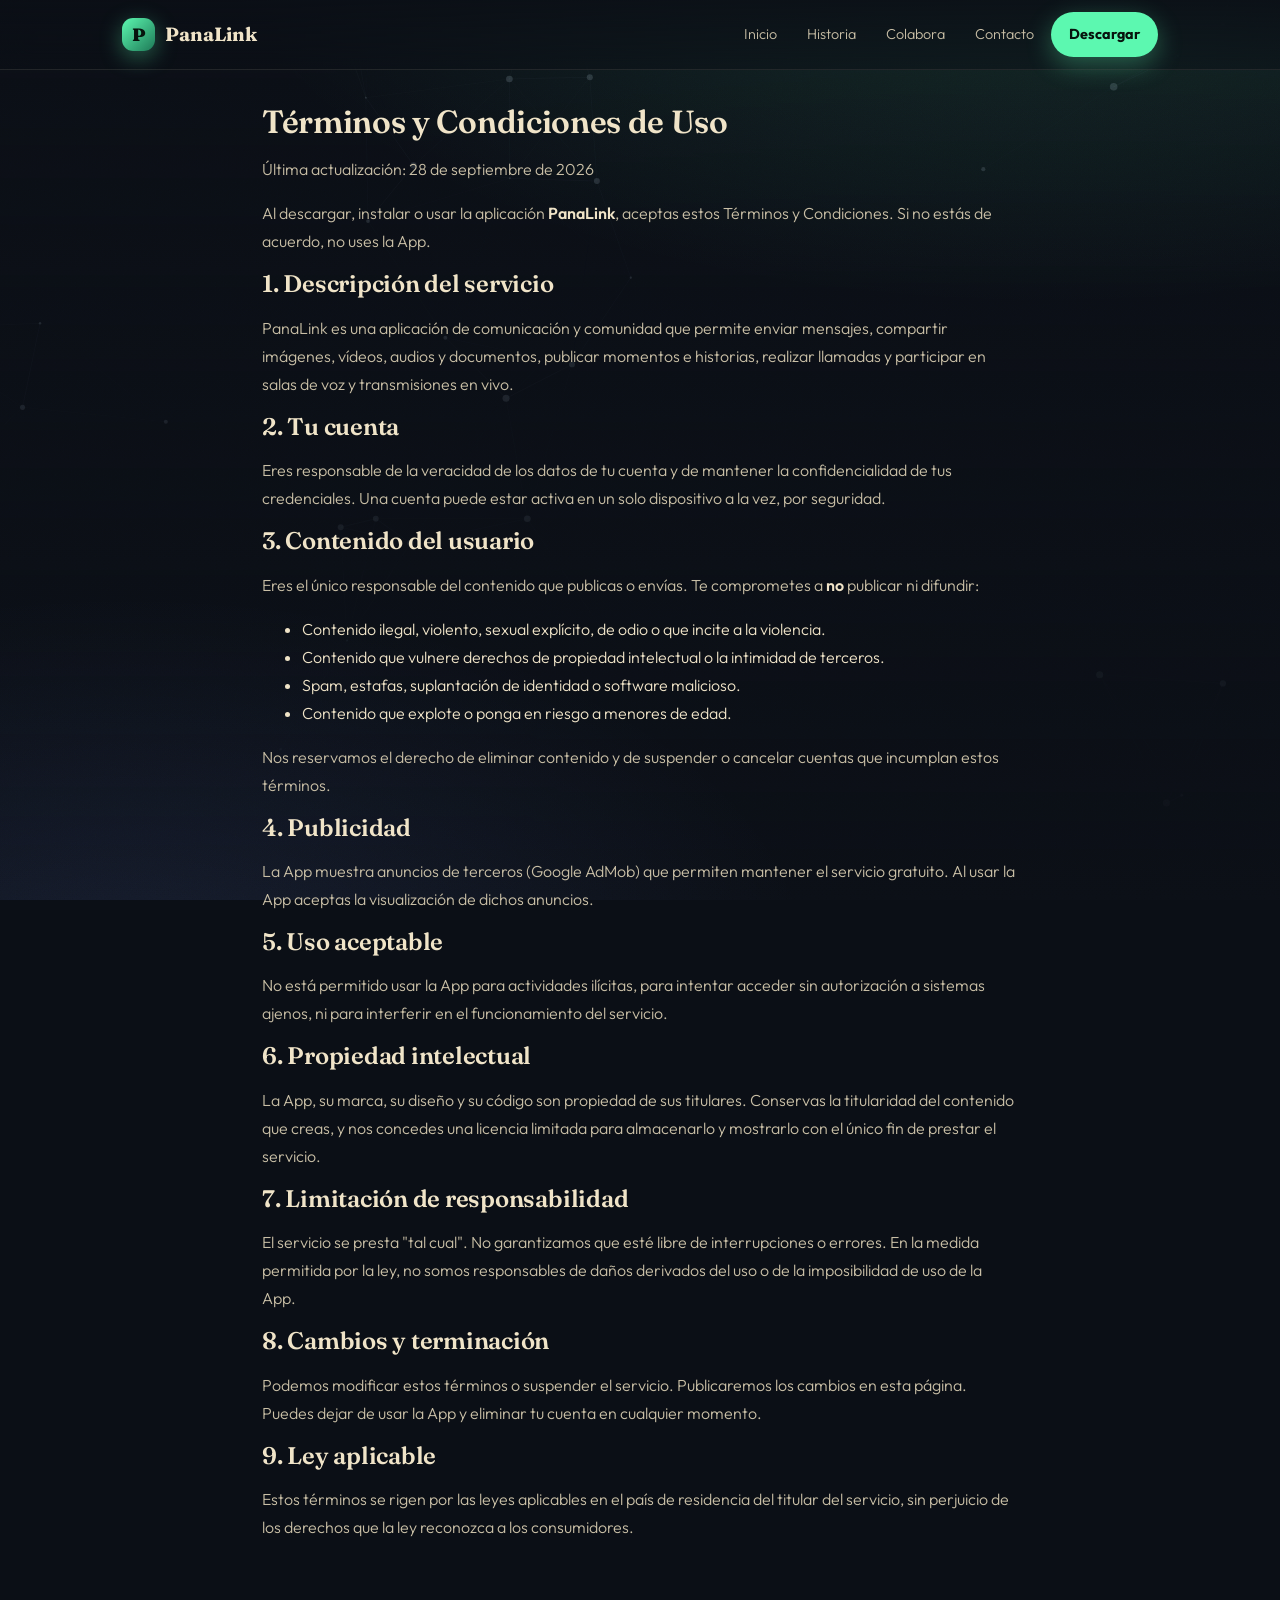
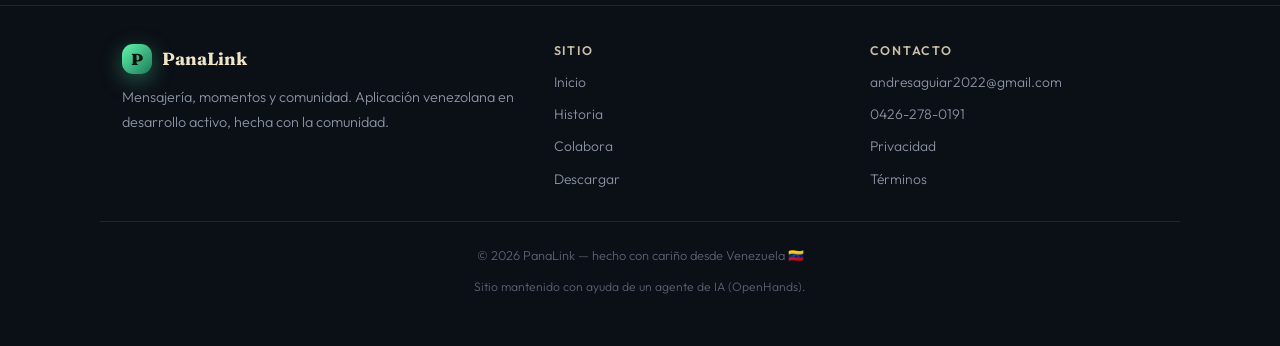
<file: terminos.html>
<!DOCTYPE html>
<html lang="es">
<head>
    <meta charset="UTF-8">
    <meta name="viewport" content="width=device-width, initial-scale=1.0">
    <title>Términos y Condiciones — PanaLink</title>
    
<link rel="preconnect" href="https://fonts.googleapis.com">
<link rel="preconnect" href="https://fonts.gstatic.com" crossorigin>
<link href="https://fonts.googleapis.com/css2?family=Fraunces:opsz,wght@9..144,400;9..144,600;9..144,700;9..144,900&family=Outfit:wght@300;400;500;600;700&display=swap" rel="stylesheet">
<link rel="stylesheet" href="/assets/site.css">
</head>
<body>
<nav class="top">
  <div class="in">
    <a class="mark" href="/"><span class="p">P</span>PanaLink</a>
    <span class="sp"></span>
    <span class="lk">
      <a href="/">Inicio</a>
      <a href="/historia.html">Historia</a>
      <a href="/colabora.html">Colabora</a>
      <a href="/contacto.html">Contacto</a>
      <a class="cta-sm" href="/descargar.html">Descargar</a>
    </span>
  </div>
</nav>

<canvas id="sky" aria-hidden="true"></canvas>
<div class="atmos" aria-hidden="true"></div>
<div class="grain" aria-hidden="true"></div>

    
    <div class="wrap narrow" style="padding-top:34px">
<main>
        <h1>Términos y Condiciones de Uso</h1>
        <p class="updated">Última actualización: 28 de septiembre de 2026</p>

        <p>Al descargar, instalar o usar la aplicación <strong>PanaLink</strong>, aceptas estos
        Términos y Condiciones. Si no estás de acuerdo, no uses la App.</p>

        <h2>1. Descripción del servicio</h2>
        <p>PanaLink es una aplicación de comunicación y comunidad que permite enviar mensajes,
        compartir imágenes, vídeos, audios y documentos, publicar momentos e historias, realizar
        llamadas y participar en salas de voz y transmisiones en vivo.</p>

        <h2>2. Tu cuenta</h2>
        <p>Eres responsable de la veracidad de los datos de tu cuenta y de mantener la
        confidencialidad de tus credenciales. Una cuenta puede estar activa en un solo dispositivo
        a la vez, por seguridad.</p>

        <h2>3. Contenido del usuario</h2>
        <p>Eres el único responsable del contenido que publicas o envías. Te comprometes a
        <strong>no</strong> publicar ni difundir:</p>
        <ul>
            <li>Contenido ilegal, violento, sexual explícito, de odio o que incite a la violencia.</li>
            <li>Contenido que vulnere derechos de propiedad intelectual o la intimidad de terceros.</li>
            <li>Spam, estafas, suplantación de identidad o software malicioso.</li>
            <li>Contenido que explote o ponga en riesgo a menores de edad.</li>
        </ul>
        <p>Nos reservamos el derecho de eliminar contenido y de suspender o cancelar cuentas que
        incumplan estos términos.</p>

        <h2>4. Publicidad</h2>
        <p>La App muestra anuncios de terceros (Google AdMob) que permiten mantener el servicio
        gratuito. Al usar la App aceptas la visualización de dichos anuncios.</p>

        <h2>5. Uso aceptable</h2>
        <p>No está permitido usar la App para actividades ilícitas, para intentar acceder sin
        autorización a sistemas ajenos, ni para interferir en el funcionamiento del servicio.</p>

        <h2>6. Propiedad intelectual</h2>
        <p>La App, su marca, su diseño y su código son propiedad de sus titulares. Conservas la
        titularidad del contenido que creas, y nos concedes una licencia limitada para almacenarlo y
        mostrarlo con el único fin de prestar el servicio.</p>

        <h2>7. Limitación de responsabilidad</h2>
        <p>El servicio se presta "tal cual". No garantizamos que esté libre de interrupciones o
        errores. En la medida permitida por la ley, no somos responsables de daños derivados del uso
        o de la imposibilidad de uso de la App.</p>

        <h2>8. Cambios y terminación</h2>
        <p>Podemos modificar estos términos o suspender el servicio. Publicaremos los cambios en
        esta página. Puedes dejar de usar la App y eliminar tu cuenta en cualquier momento.</p>

        <h2>9. Ley aplicable</h2>
        <p>Estos términos se rigen por las leyes aplicables en el país de residencia del titular del
        servicio, sin perjuicio de los derechos que la ley reconozca a los consumidores.</p>
    </main>
</div>
    <footer>
  <div class="cols">
    <div>
      <div class="brandline"><span class="mark" style="font-size:1.1rem"><span class="p" style="width:30px;height:30px;font-size:1rem">P</span>PanaLink</span></div>
      <p style="color:var(--muted);font-size:.9rem;margin:0">Mensajería, momentos y comunidad. Aplicación venezolana en desarrollo activo, hecha con la comunidad.</p>
    </div>
    <div>
      <h4>Sitio</h4>
      <div class="lk">
        <a href="/">Inicio</a>
        <a href="/historia.html">Historia</a>
        <a href="/colabora.html">Colabora</a>
        <a href="/descargar.html">Descargar</a>
      </div>
    </div>
    <div>
      <h4>Contacto</h4>
      <div class="lk">
        <a href="mailto:andresaguiar2022@gmail.com">andresaguiar2022@gmail.com</a>
        <a href="tel:+584262780191">0426-278-0191</a>
        <a href="/privacidad.html">Privacidad</a>
        <a href="/terminos.html">Términos</a>
      </div>
    </div>
  </div>
  <div class="bottom">
    © <span id="yr">2026</span> PanaLink — hecho con cariño desde Venezuela 🇻🇪
    <div class="ai">Sitio mantenido con ayuda de un agente de IA (OpenHands).</div>
  </div>
</footer>

<script src="/assets/site.js"></script>
<script>document.getElementById("yr").textContent = new Date().getFullYear();</script>
</body>
</html>
</file>
<file: assets/site.css>
/* ==========================================================================
   PanaLink — hoja de estilo compartida del sitio
   Identidad: navy profundo + menta neon + crema. Serif de titulares (Fraunces),
   sans geometrica para el cuerpo (Outfit).
   ========================================================================== */

:root{
  --ink:#0B0F16;
  --ink-2:#111823;
  --deep:#0F141D;
  --mint:#5CF8B0;
  --mint-2:#3FCF8E;
  --gold:#F0E4C8;
  --gold-dim:#C9BFA6;
  --muted:#8A93A3;
  --faint:#5A6273;
  --line:rgba(240,228,200,.10);
  --line-2:rgba(240,228,200,.18);
  --glass:rgba(255,255,255,.035);
  --glass-2:rgba(255,255,255,.06);
  --radius:20px;
  --shadow:0 22px 50px rgba(0,0,0,.42);
}

*{box-sizing:border-box}
html{scroll-behavior:smooth}
body{
  margin:0;
  background:var(--ink);
  color:var(--gold);
  font-family:"Outfit",system-ui,-apple-system,"Segoe UI",sans-serif;
  font-weight:300;
  line-height:1.75;
  overflow-x:hidden;
  -webkit-font-smoothing:antialiased;
}
h1,h2,h3,h4{font-family:"Fraunces",Georgia,serif;font-weight:600;line-height:1.1;margin:0;letter-spacing:-.01em}
a{color:var(--mint);text-decoration:none;transition:color .2s}
a:hover{color:#8DFBCB}
img{max-width:100%;height:auto}
code{font-family:ui-monospace,SFMono-Regular,Menlo,monospace;font-size:.82em;color:var(--gold-dim);word-break:break-all}
::selection{background:rgba(92,248,176,.28);color:#fff}

/* ---------------- fondo atmosferico ---------------- */
#sky{position:fixed;inset:0;z-index:0;display:block}
.atmos{
  position:fixed;inset:0;z-index:1;pointer-events:none;
  background:
    radial-gradient(120% 80% at 82% -10%, rgba(92,248,176,.13) 0%, transparent 55%),
    radial-gradient(90% 70% at 10% 108%, rgba(120,150,255,.10) 0%, transparent 60%),
    linear-gradient(180deg, rgba(11,15,22,.20) 0%, rgba(11,15,22,.72) 62%, var(--ink) 100%);
}
.grain{
  position:fixed;inset:0;z-index:2;pointer-events:none;opacity:.5;mix-blend-mode:overlay;
  background-image:url("data:image/svg+xml,%3Csvg xmlns='http://www.w3.org/2000/svg' width='140' height='140'%3E%3Cfilter id='n'%3E%3CfeTurbulence type='fractalNoise' baseFrequency='.85' numOctaves='3'/%3E%3C/filter%3E%3Crect width='140' height='140' filter='url(%23n)' opacity='.35'/%3E%3C/svg%3E");
}
.wrap{position:relative;z-index:3;max-width:1080px;margin:0 auto;padding:0 22px}
.wrap.narrow{max-width:800px}

/* ---------------- nav ---------------- */
nav.top{
  position:sticky;top:0;z-index:20;
  backdrop-filter:blur(14px);-webkit-backdrop-filter:blur(14px);
  background:linear-gradient(180deg, rgba(11,15,22,.88), rgba(11,15,22,.46));
  border-bottom:1px solid var(--line);
}
nav.top .in{max-width:1080px;margin:0 auto;padding:12px 22px;display:flex;align-items:center;gap:16px}
.mark{display:flex;align-items:center;gap:10px;font-family:"Fraunces",serif;font-weight:700;font-size:1.2rem;color:var(--gold)}
.mark:hover{color:var(--gold)}
.mark .p{
  width:33px;height:33px;border-radius:11px;display:grid;place-items:center;
  background:linear-gradient(135deg,#5CF8B0,#1E7A57);color:#07130D;
  font-weight:900;font-size:1.12rem;box-shadow:0 6px 22px rgba(92,248,176,.35);
  font-family:"Fraunces",serif;flex:0 0 auto
}
nav.top .sp{flex:1}
nav.top .lk{display:flex;gap:4px;flex-wrap:wrap;align-items:center}
nav.top .lk a{color:var(--gold-dim);font-size:.9rem;padding:8px 12px;border-radius:999px;border:1px solid transparent}
nav.top .lk a:hover{color:var(--mint);border-color:var(--line);background:var(--glass)}
nav.top .lk a[aria-current="page"]{color:var(--mint);border-color:rgba(92,248,176,.3);background:rgba(92,248,176,.07)}
.cta-sm{background:var(--mint);color:#07130D !important;font-weight:700 !important;padding:9px 17px !important;border-radius:999px;box-shadow:0 8px 26px rgba(92,248,176,.32)}
.cta-sm:hover{transform:translateY(-1px)}

/* ---------------- tipografia de seccion ---------------- */
.hero{padding:clamp(58px,10vh,120px) 0 56px;text-align:center;position:relative}
.hero.left{text-align:left;padding-bottom:26px}
.eyebrow{
  display:inline-flex;align-items:center;gap:9px;font-size:.74rem;letter-spacing:.16em;
  text-transform:uppercase;font-weight:500;color:var(--mint);
  border:1px solid rgba(92,248,176,.28);background:rgba(92,248,176,.06);
  padding:7px 14px;border-radius:999px;margin-bottom:22px
}
.eyebrow .dot{width:6px;height:6px;border-radius:50%;background:var(--mint);box-shadow:0 0 10px var(--mint);animation:pulse 2.4s ease-in-out infinite}
@keyframes pulse{0%,100%{opacity:1;transform:scale(1)}50%{opacity:.45;transform:scale(.7)}}

h1.big{
  font-size:clamp(2.8rem,10vw,6.2rem);font-weight:900;letter-spacing:-.035em;
  background:linear-gradient(178deg,#FFFDF6 8%,var(--gold) 42%,#A99B7C 96%);
  -webkit-background-clip:text;background-clip:text;color:transparent;margin:0
}
h1.page{font-size:clamp(2.1rem,6vw,3.3rem);font-weight:700;letter-spacing:-.02em;margin:0 0 8px}
.sub{font-size:clamp(1.02rem,2.3vw,1.35rem);color:var(--gold-dim);font-weight:300;max-width:620px;margin:16px auto 0}
.hero.left .sub{margin-left:0}
.sub b{color:var(--gold);font-weight:500}

section{padding:clamp(42px,7vh,80px) 0;position:relative}
.kick{font-size:.74rem;letter-spacing:.2em;text-transform:uppercase;color:var(--mint);font-weight:600;margin-bottom:12px}
h2.sec{font-size:clamp(1.6rem,4.2vw,2.5rem);margin-bottom:14px}
h3.sub-sec{font-size:clamp(1.15rem,2.8vw,1.4rem);margin:34px 0 10px;color:var(--gold)}
.lead{color:var(--gold-dim);max-width:640px;font-size:1.02rem}
.lead.wide{max-width:760px}
p{color:var(--gold-dim)}
b,strong{color:var(--gold);font-weight:600}

/* ---------------- botones ---------------- */
.actions{display:flex;gap:13px;justify-content:center;flex-wrap:wrap;margin-top:34px}
.actions.start{justify-content:flex-start}
.btn{
  display:inline-flex;align-items:center;gap:10px;
  padding:16px 30px;border-radius:999px;font-weight:700;font-size:1.01rem;
  font-family:"Outfit",sans-serif;border:1px solid transparent;cursor:pointer;
  transition:transform .18s ease, box-shadow .18s ease, border-color .18s ease
}
.btn-main{background:linear-gradient(135deg,#7BF9C2,#5CF8B0 45%,#3FCF8E);color:#06120C;box-shadow:0 14px 44px rgba(92,248,176,.34)}
.btn-main:hover{transform:translateY(-3px);box-shadow:0 20px 56px rgba(92,248,176,.5);color:#06120C}
.btn-ghost{border-color:var(--line);color:var(--gold);background:var(--glass)}
.btn-ghost:hover{border-color:rgba(92,248,176,.45);color:var(--mint)}
.btn-sm{padding:11px 20px;font-size:.9rem}
.meta{margin-top:20px;font-size:.84rem;color:var(--muted)}
.meta strong{color:var(--gold)}

/* ---------------- tarjetas ---------------- */
.grid{display:grid;grid-template-columns:repeat(auto-fit,minmax(236px,1fr));gap:16px;margin-top:32px}
.card{
  background:linear-gradient(160deg, rgba(255,255,255,.055), rgba(255,255,255,.015));
  border:1px solid var(--line);border-radius:var(--radius);padding:24px 22px;
  position:relative;overflow:hidden;
  transition:transform .28s cubic-bezier(.2,.8,.2,1), border-color .28s, box-shadow .28s
}
.card::after{
  content:"";position:absolute;inset:0;border-radius:var(--radius);opacity:0;transition:.3s;pointer-events:none;
  background:radial-gradient(120% 90% at 0% 0%, rgba(92,248,176,.10), transparent 60%)
}
.card:hover{transform:translateY(-5px);border-color:rgba(92,248,176,.34);box-shadow:var(--shadow)}
.card:hover::after{opacity:1}
.card .ico{font-size:1.5rem;margin-bottom:13px;display:block}
.card h3{font-size:1.14rem;color:var(--gold);margin-bottom:7px}
.card p{margin:0;font-size:.93rem;color:var(--muted)}

.panel{background:var(--glass);border:1px solid var(--line);border-radius:var(--radius);padding:clamp(20px,3.4vw,32px);margin-top:22px}
.panel h3{margin-top:0}

/* ---------------- pestañas ---------------- */
.tabs{margin-top:30px}
.tabbar{
  display:flex;gap:6px;flex-wrap:wrap;border-bottom:1px solid var(--line);
  padding-bottom:2px;margin-bottom:26px;position:relative
}
.tabbar button{
  appearance:none;background:none;border:0;cursor:pointer;
  font-family:"Outfit",sans-serif;font-size:.96rem;font-weight:500;
  color:var(--muted);padding:12px 18px;border-radius:12px 12px 0 0;
  border-bottom:2px solid transparent;transition:.22s;position:relative
}
.tabbar button:hover{color:var(--gold);background:var(--glass)}
.tabbar button[aria-selected="true"]{color:var(--mint);border-bottom-color:var(--mint);background:rgba(92,248,176,.06)}
.tabpanel[hidden]{display:none}
.tabpanel{animation:fadeUp .45s cubic-bezier(.2,.8,.2,1)}
@keyframes fadeUp{from{opacity:0;transform:translateY(10px)}to{opacity:1;transform:none}}

/* ---------------- aviso de desarrollo ---------------- */
.dev{
  border:1px solid rgba(92,248,176,.22);border-left:3px solid var(--mint);
  background:linear-gradient(120deg, rgba(92,248,176,.075), rgba(92,248,176,.02));
  border-radius:var(--radius);padding:clamp(22px,3.6vw,38px);margin-top:8px
}
.dev h2{font-size:clamp(1.35rem,3.4vw,1.95rem);margin-bottom:14px}
.dev p{margin:0 0 14px}
.dev p:last-child{margin-bottom:0}

.thanks{margin-top:26px;text-align:center;font-family:"Fraunces",serif;font-size:clamp(1.1rem,2.9vw,1.55rem);color:var(--gold);font-weight:600;line-height:1.4}
.thanks small{display:block;font-family:"Outfit",sans-serif;font-weight:300;font-size:.92rem;color:var(--muted);margin-top:10px}

/* ---------------- pasos ---------------- */
ol.steps{list-style:none;counter-reset:s;padding:0;margin:28px 0 0;display:grid;gap:12px}
ol.steps li{counter-increment:s;display:flex;gap:16px;align-items:flex-start;background:var(--glass);border:1px solid var(--line);border-radius:16px;padding:16px 19px}
ol.steps li::before{
  content:counter(s);flex:0 0 30px;height:30px;border-radius:50%;display:grid;place-items:center;
  font-size:.85rem;font-weight:700;background:rgba(92,248,176,.14);color:var(--mint);
  border:1px solid rgba(92,248,176,.3)
}
ol.steps span{color:var(--gold-dim);font-size:.95rem}

/* ---------------- contacto ---------------- */
.contact-card{
  display:flex;gap:18px;align-items:flex-start;
  background:var(--glass);border:1px solid var(--line);border-radius:var(--radius);
  padding:22px;margin-top:16px;transition:border-color .24s, transform .24s
}
.contact-card:hover{border-color:rgba(92,248,176,.32);transform:translateY(-2px)}
.contact-card .ic{
  flex:0 0 46px;height:46px;border-radius:14px;display:grid;place-items:center;font-size:1.25rem;
  background:rgba(92,248,176,.12);border:1px solid rgba(92,248,176,.26)
}
.contact-card h3{margin:0 0 4px;font-size:1.06rem}
.contact-card p{margin:0;font-size:.92rem;color:var(--muted)}
.contact-card .val{font-size:1.05rem;font-weight:600;color:var(--gold);word-break:break-all;font-family:ui-monospace,Menlo,monospace}
.contact-card a.val{color:var(--mint)}
.contact-card a.val:hover{color:#8DFBCB;text-decoration:underline}

/* ---------------- tablas ---------------- */
.tbl-wrap{overflow-x:auto;margin-top:22px;border:1px solid var(--line);border-radius:16px}
table{width:100%;border-collapse:collapse;font-size:.92rem;min-width:460px}
th,td{text-align:left;padding:13px 16px;border-bottom:1px solid var(--line)}
th{background:rgba(255,255,255,.04);color:var(--gold);font-weight:600;font-size:.85rem;letter-spacing:.03em;text-transform:uppercase}
tr:last-child td{border-bottom:0}
td{color:var(--muted)}
td strong{color:var(--gold)}

/* ---------------- lista de features ---------------- */
ul.ticks{list-style:none;padding:0;margin:18px 0 0;display:grid;gap:10px}
ul.ticks li{display:flex;gap:12px;align-items:flex-start;color:var(--gold-dim);font-size:.96rem}
ul.ticks li::before{content:"✦";color:var(--mint);flex:0 0 auto;font-size:.9rem;line-height:1.9}

/* ---------------- timeline (historia) ---------------- */
.tl{list-style:none;padding:0;margin:26px 0 0;position:relative}
.tl::before{content:"";position:absolute;left:9px;top:8px;bottom:8px;width:1px;background:linear-gradient(180deg,var(--mint),rgba(92,248,176,0))}
.tl li{position:relative;padding:0 0 24px 34px}
.tl li::before{content:"";position:absolute;left:4px;top:8px;width:11px;height:11px;border-radius:50%;background:var(--ink);border:2px solid var(--mint);box-shadow:0 0 12px rgba(92,248,176,.5)}
.tl .when{font-size:.78rem;letter-spacing:.12em;text-transform:uppercase;color:var(--mint);font-weight:600}
.tl h3{margin:3px 0 4px;font-size:1.1rem}
.tl p{margin:0;font-size:.94rem;color:var(--muted)}

/* ---------------- compartir ---------------- */
.share{display:flex;gap:22px;align-items:center;flex-wrap:wrap;margin-top:24px;background:var(--glass);border:1px solid var(--line);border-radius:var(--radius);padding:22px}
.share img{width:186px;border-radius:14px;border:1px solid var(--line);display:block}

/* ---------------- galeria de pantallas ---------------- */
.shots{
  display:grid;grid-template-columns:repeat(auto-fill,minmax(150px,1fr));gap:16px;margin-top:24px
}
.shots figure{
  margin:0;background:var(--glass);border:1px solid var(--line);border-radius:18px;
  padding:12px 12px 10px;text-align:center;
  transition:transform .3s cubic-bezier(.2,.8,.2,1), border-color .3s, box-shadow .3s
}
.shots figure:hover{transform:translateY(-6px);border-color:rgba(92,248,176,.34);box-shadow:var(--shadow)}
.shots img{display:block;width:100%;height:auto;border-radius:16px}
.shots figcaption{
  margin-top:9px;font-size:.8rem;color:var(--gold-dim);letter-spacing:.02em
}
.shots-note{margin-top:16px;font-size:.83rem;color:var(--faint)}

/* ---------------- aviso beta ---------------- */
.beta-note{
  margin-top:20px;border:1px solid rgba(240,228,200,.16);border-radius:16px;
  background:rgba(255,255,255,.03);padding:16px 19px
}
.beta-note .tag{
  display:inline-flex;align-items:center;gap:7px;font-size:.72rem;letter-spacing:.14em;
  text-transform:uppercase;font-weight:600;color:#FFD166;
  border:1px solid rgba(255,209,102,.3);background:rgba(255,209,102,.08);
  padding:4px 11px;border-radius:999px;margin-bottom:10px
}
.beta-note p{margin:0;font-size:.93rem}

/* ---------------- CTA final ---------------- */
.cta-band{
  text-align:center;border:1px solid var(--line);border-radius:26px;
  background:linear-gradient(160deg, rgba(92,248,176,.09), rgba(255,255,255,.02));
  padding:clamp(28px,5vw,52px);margin:20px 0 10px
}
.cta-band h2{font-size:clamp(1.5rem,4vw,2.3rem);margin-bottom:10px}

/* ---------------- footer ---------------- */
footer{border-top:1px solid var(--line);margin-top:64px;padding:38px 0 48px;color:var(--muted);font-size:.87rem;position:relative;z-index:3}
footer .cols{max-width:1080px;margin:0 auto;padding:0 22px;display:grid;grid-template-columns:1.4fr 1fr 1fr;gap:28px}
footer h4{font-size:.78rem;letter-spacing:.14em;text-transform:uppercase;color:var(--gold-dim);font-family:"Outfit",sans-serif;font-weight:600;margin-bottom:12px}
footer .lk{display:flex;flex-direction:column;gap:8px}
footer .lk a{color:var(--muted)}
footer .lk a:hover{color:var(--mint)}
footer .brandline{display:flex;align-items:center;gap:10px;font-family:"Fraunces",serif;font-weight:700;color:var(--gold);font-size:1.1rem;margin-bottom:10px}
footer .bottom{max-width:1080px;margin:30px auto 0;padding:22px 22px 0;border-top:1px solid var(--line);text-align:center;font-size:.8rem;color:var(--faint)}
footer .ai{font-size:.76rem;color:var(--faint);margin-top:10px}
@media (max-width:720px){footer .cols{grid-template-columns:1fr;gap:22px}}

/* ---------------- reveal ---------------- */
.rv{opacity:0;transform:translateY(24px);transition:opacity .8s cubic-bezier(.2,.8,.2,1), transform .8s cubic-bezier(.2,.8,.2,1)}
.rv.in{opacity:1;transform:none}
.rv.d1{transition-delay:.08s}.rv.d2{transition-delay:.16s}.rv.d3{transition-delay:.24s}.rv.d4{transition-delay:.32s}

@media (prefers-reduced-motion:reduce){
  .rv{opacity:1;transform:none;transition:none}
  .eyebrow .dot{animation:none}
  .tabpanel{animation:none}
  html{scroll-behavior:auto}
}
@media (max-width:640px){
  nav.top .lk a:not(.cta-sm):not([aria-current="page"]){display:none}
  .share img{width:100%}
}
</file>
